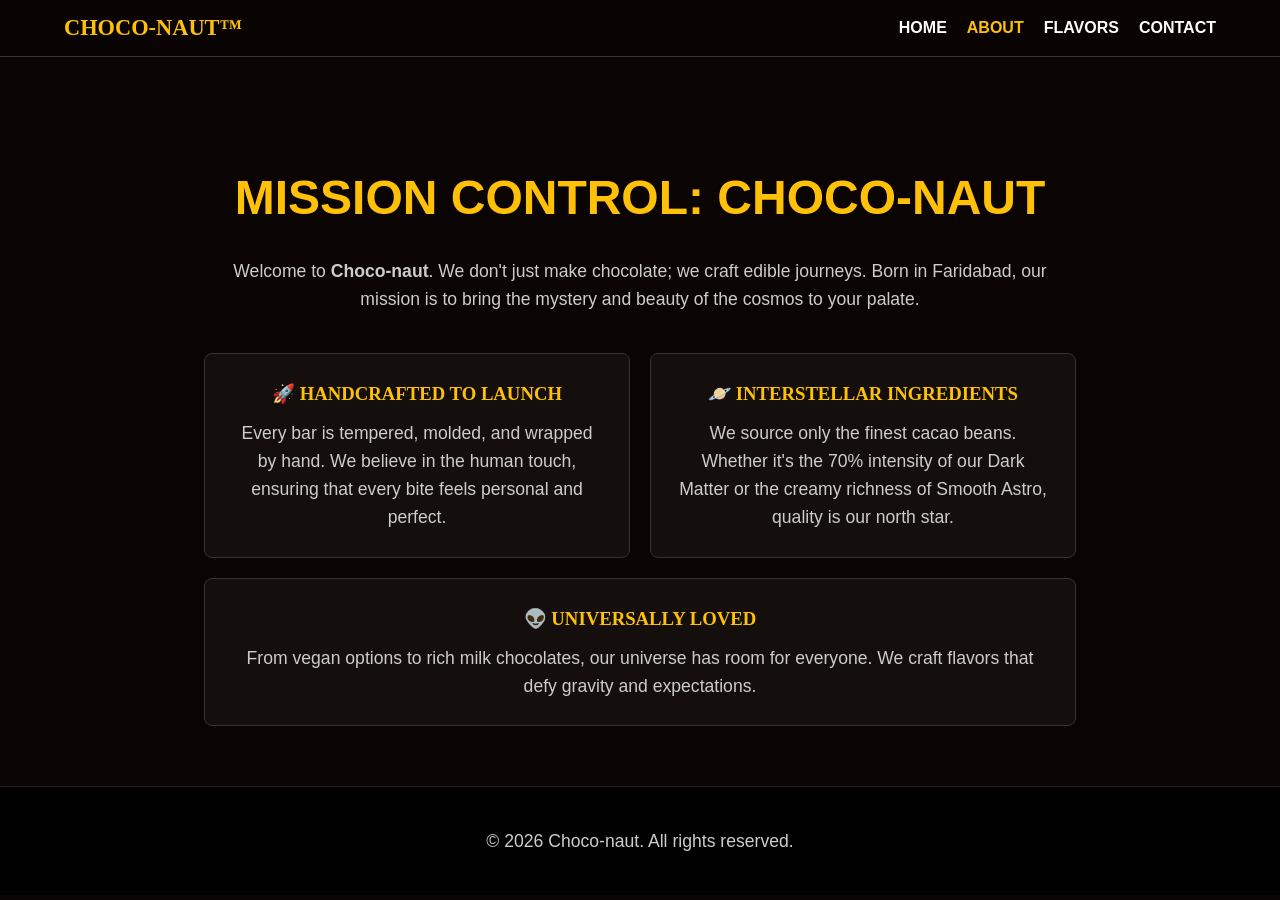
<file: about.html>
<!DOCTYPE html>
<html lang="en">
<head>
    <meta charset="UTF-8">

    <meta http-equiv="Cache-Control" content="no-cache, no-store, must-revalidate">
    <meta http-equiv="Pragma" content="no-cache">
    <meta http-equiv="Expires" content="0">

    <meta name="viewport" content="width=device-width, initial-scale=1.0">

    <title>About Choco-naut | Handcrafted Premium Chocolates in India</title>

    <meta name="description" content="Discover Choco-naut, an Indian chocolate brand crafting handcrafted premium chocolates in Faridabad. Explore our story, craftsmanship and passion for creating memorable chocolate experiences.">

    <meta name="robots" content="index, follow, max-image-preview:large, max-snippet:-1, max-video-preview:-1">

    <link rel="canonical" href="https://www.choconaut.in/about.html">

    <!-- Open Graph -->
    <meta property="og:type" content="website">
    <meta property="og:title" content="About Choco-naut | Handcrafted Premium Chocolates in India">
    <meta property="og:description" content="Discover the story behind Choco-naut, an Indian chocolate brand creating handcrafted premium chocolates with a passion for flavour and craftsmanship.">
    <meta property="og:url" content="https://www.choconaut.in/about.html">
    <meta property="og:site_name" content="Choco-naut">

    <!-- Twitter -->
    <meta name="twitter:card" content="summary">
    <meta name="twitter:title" content="About Choco-naut | Handcrafted Premium Chocolates in India">
    <meta name="twitter:description" content="Discover the story behind Choco-naut and our passion for handcrafted premium chocolates.">

    <!-- Structured Data: About Page -->
    <script type="application/ld+json">
    {
      "@context": "https://schema.org",
      "@type": "AboutPage",
      "name": "About Choco-naut",
      "url": "https://www.choconaut.in/about.html",
      "description": "Discover the story behind Choco-naut, an Indian chocolate brand creating handcrafted premium chocolates.",
      "isPartOf": {
        "@type": "WebSite",
        "name": "Choco-naut",
        "url": "https://www.choconaut.in/"
      },
      "about": {
        "@type": "Organization",
        "name": "Choco-naut",
        "url": "https://www.choconaut.in/",
        "description": "Indian chocolate brand creating handcrafted premium chocolates."
      }
    }
    </script>

    <!-- Structured Data: Organization -->
    <script type="application/ld+json">
    {
      "@context": "https://schema.org",
      "@type": "Organization",
      "name": "Choco-naut",
      "url": "https://www.choconaut.in/",
      "description": "Indian chocolate brand creating handcrafted premium chocolates."
    }
    </script>

    <link rel="stylesheet" href="style.css?v=20260311">

    <script>
    !function(f,b,e,v,n,t,s)
    {if(f.fbq)return;n=f.fbq=function(){n.callMethod?
    n.callMethod.apply(n,arguments):n.queue.push(arguments)};
    if(!f._fbq)f._fbq=n;n.push=n;n.loaded=!0;n.version='2.0';
    n.queue=[];t=b.createElement(e);t.async=!0;
    t.src=v;s=b.getElementsByTagName(e)[0];
    s.parentNode.insertBefore(t,s)}(window, document,'script',
    'https://connect.facebook.net/en_US/fbevents.js');

    fbq('init', '1389656802841099');
    fbq('track', 'PageView');
    </script>

    <noscript>
        <img height="1" width="1" style="display:none"
        src="https://www.facebook.com/tr?id=1389656802841099&ev=PageView&noscript=1"
        />
    </noscript>
</head>

<body>

    <nav>
        <a href="index.html" class="nav-logo">CHOCO-NAUT&trade;</a>

        <div class="nav-links">
            <a href="index.html">HOME</a>
            <a href="about.html" style="color: var(--gold);">ABOUT</a>
            <a href="products.html">FLAVORS</a>
            <a href="index.html#contact">CONTACT</a>
        </div>
    </nav>

    <section class="about-section">

        <h1>Mission Control: CHOCO-NAUT</h1>

        <p class="intro-text">
            Welcome to <strong>Choco-naut</strong>. We don't just make chocolate;
            we craft edible journeys. Born in Faridabad, our mission is to bring
            the mystery and beauty of the cosmos to your palate.
        </p>

        <div class="usp-container">

            <div class="usp-box">
                <h3>🚀 Handcrafted to Launch</h3>

                <p>
                    Every bar is tempered, molded, and wrapped by hand.
                    We believe in the human touch, ensuring that every bite
                    feels personal and perfect.
                </p>
            </div>

            <div class="usp-box">
                <h3>🪐 Interstellar Ingredients</h3>

                <p>
                    We source only the finest cacao beans. Whether it's the
                    70% intensity of our Dark Matter or the creamy richness
                    of Smooth Astro, quality is our north star.
                </p>
            </div>

            <div class="usp-box">
                <h3>👽 Universally Loved</h3>

                <p>
                    From vegan options to rich milk chocolates, our universe
                    has room for everyone. We craft flavors that defy gravity
                    and expectations.
                </p>
            </div>

        </div>

    </section>

    <footer>
        <p>&copy; 2026 Choco-naut. All rights reserved.</p>
    </footer>

</body>
</html>
</file>
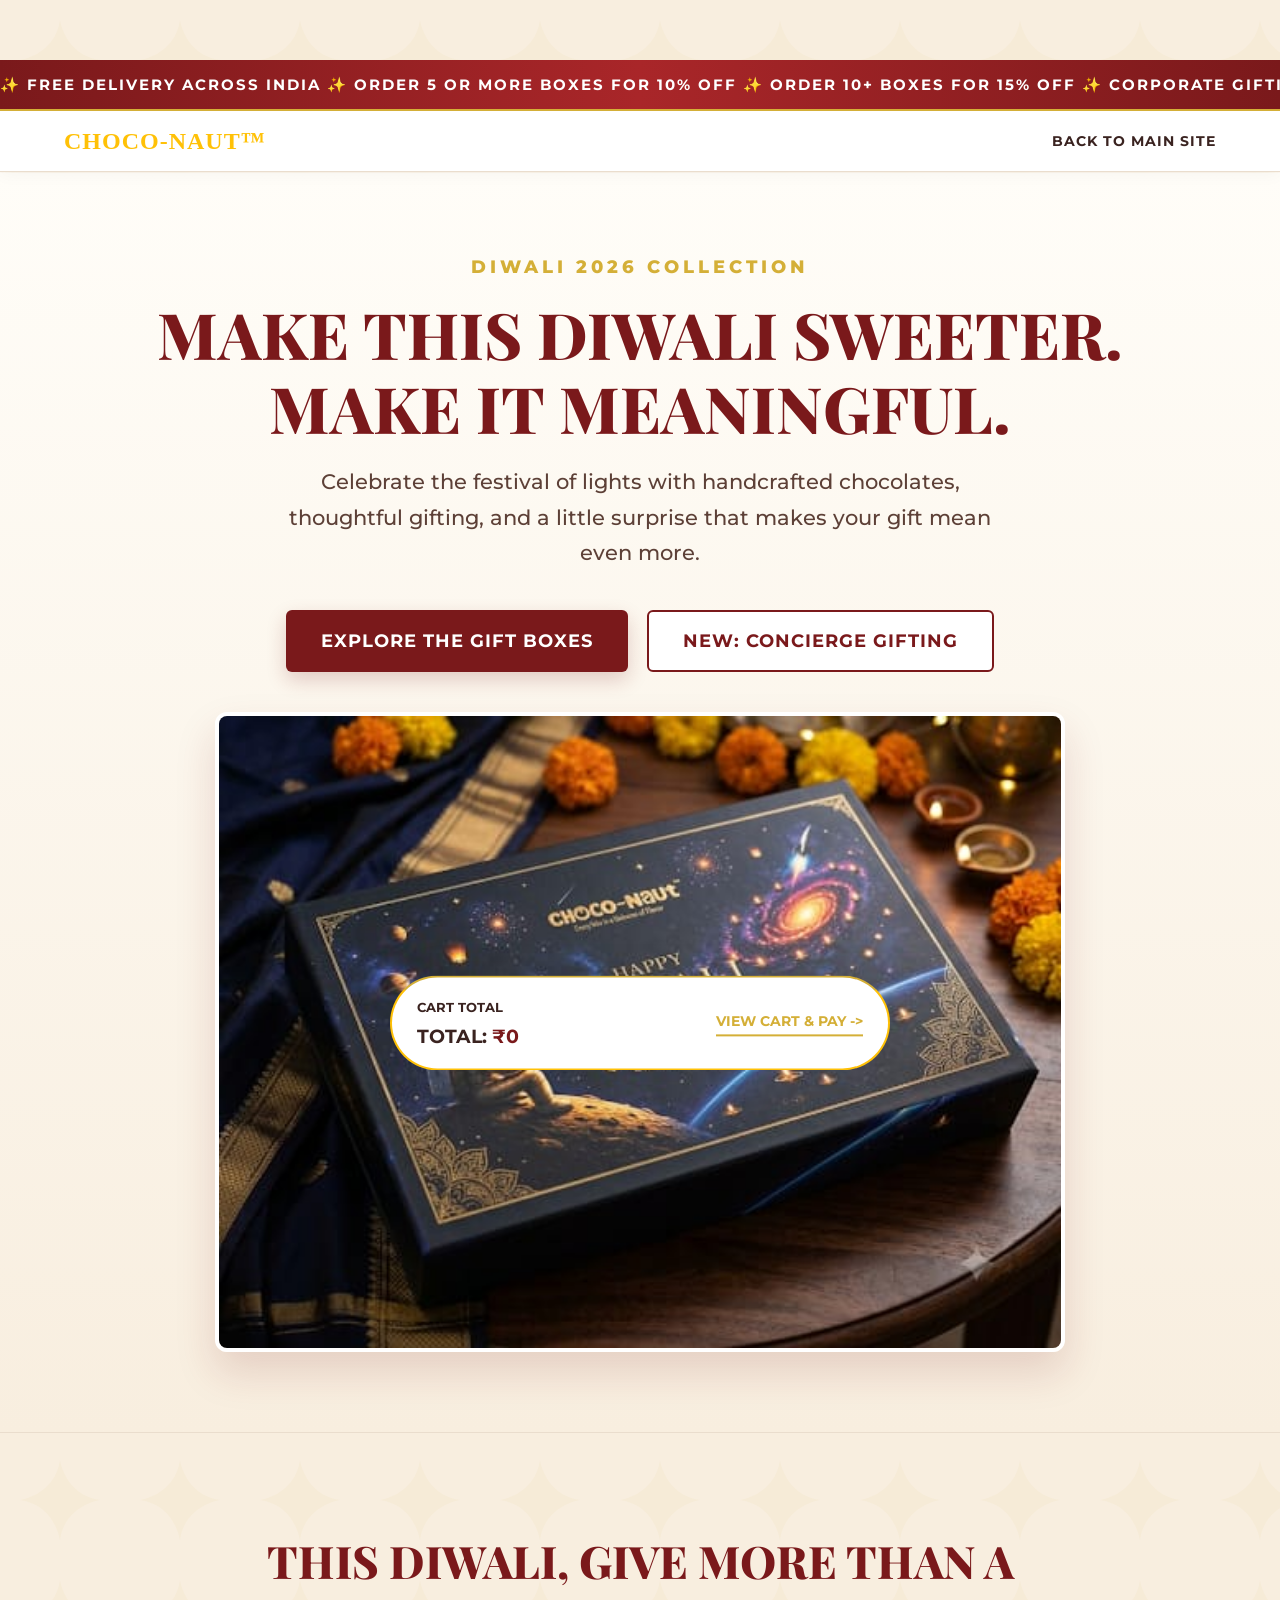
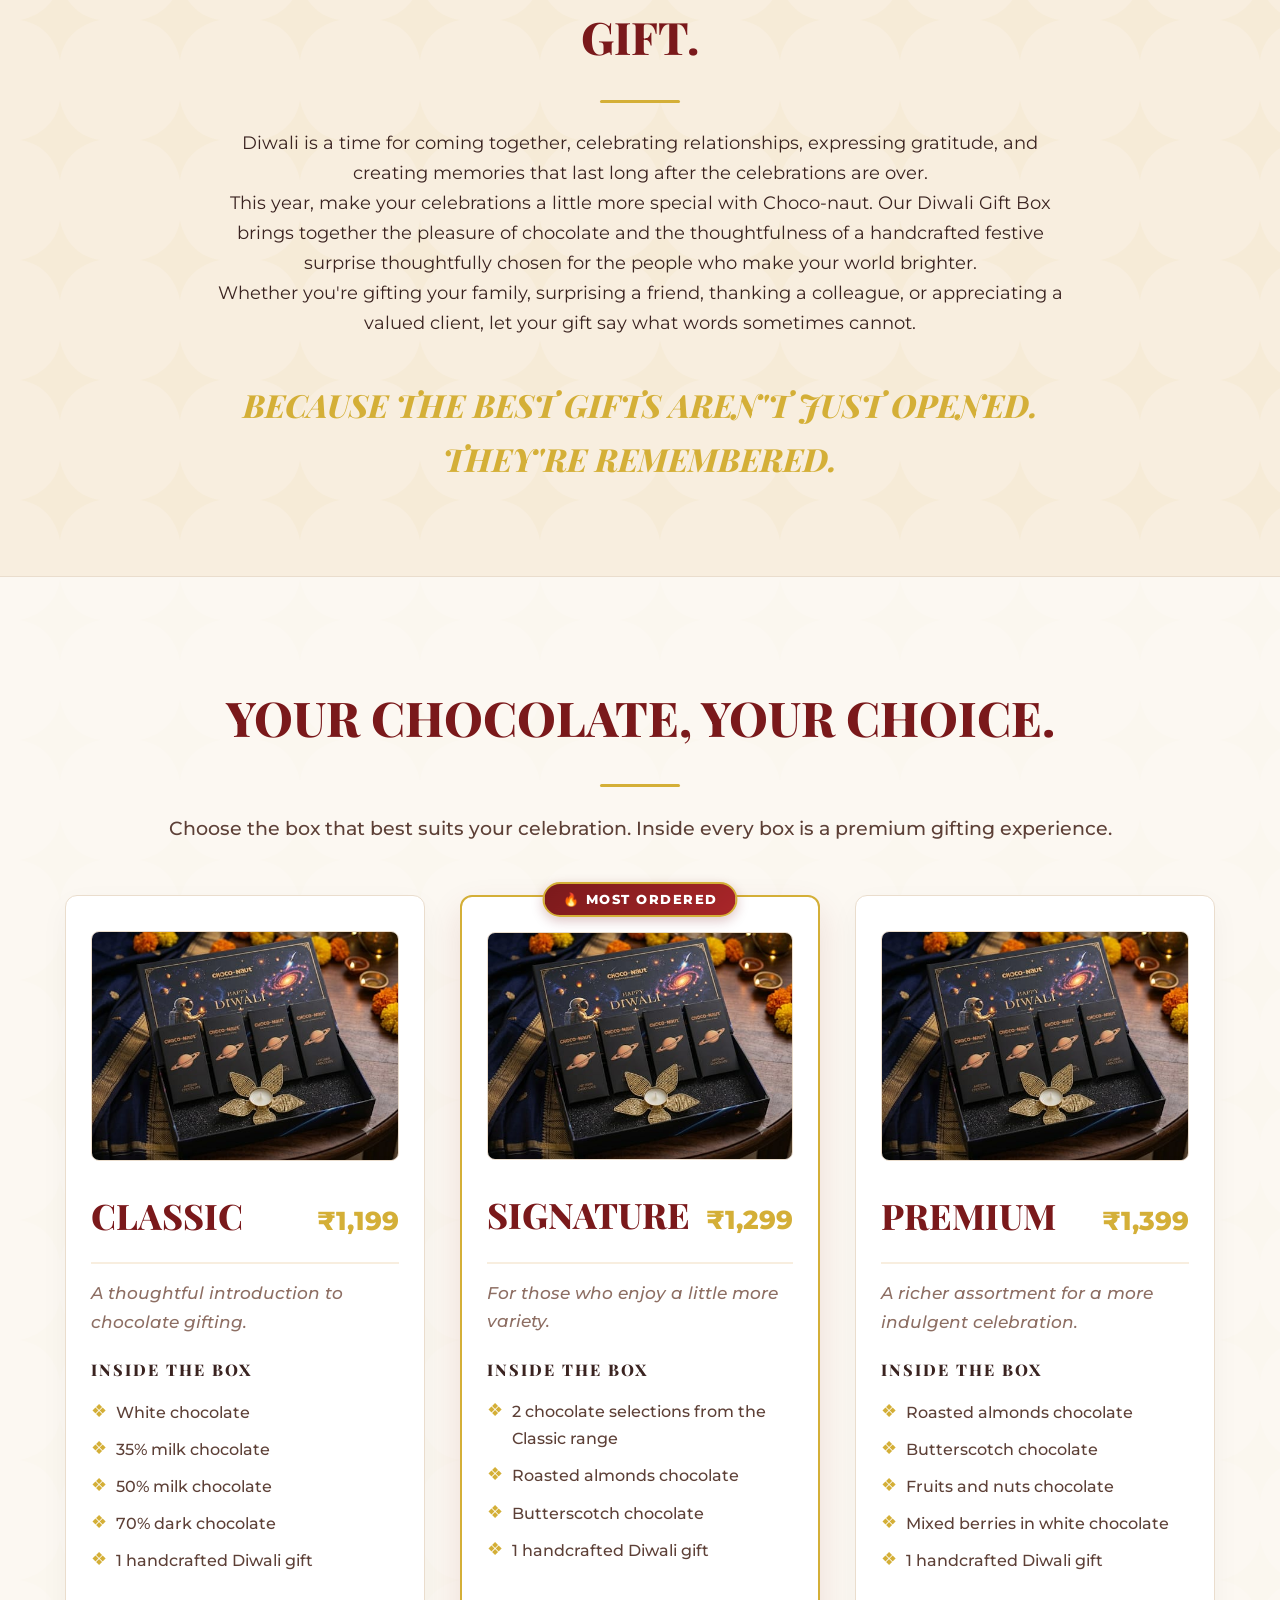
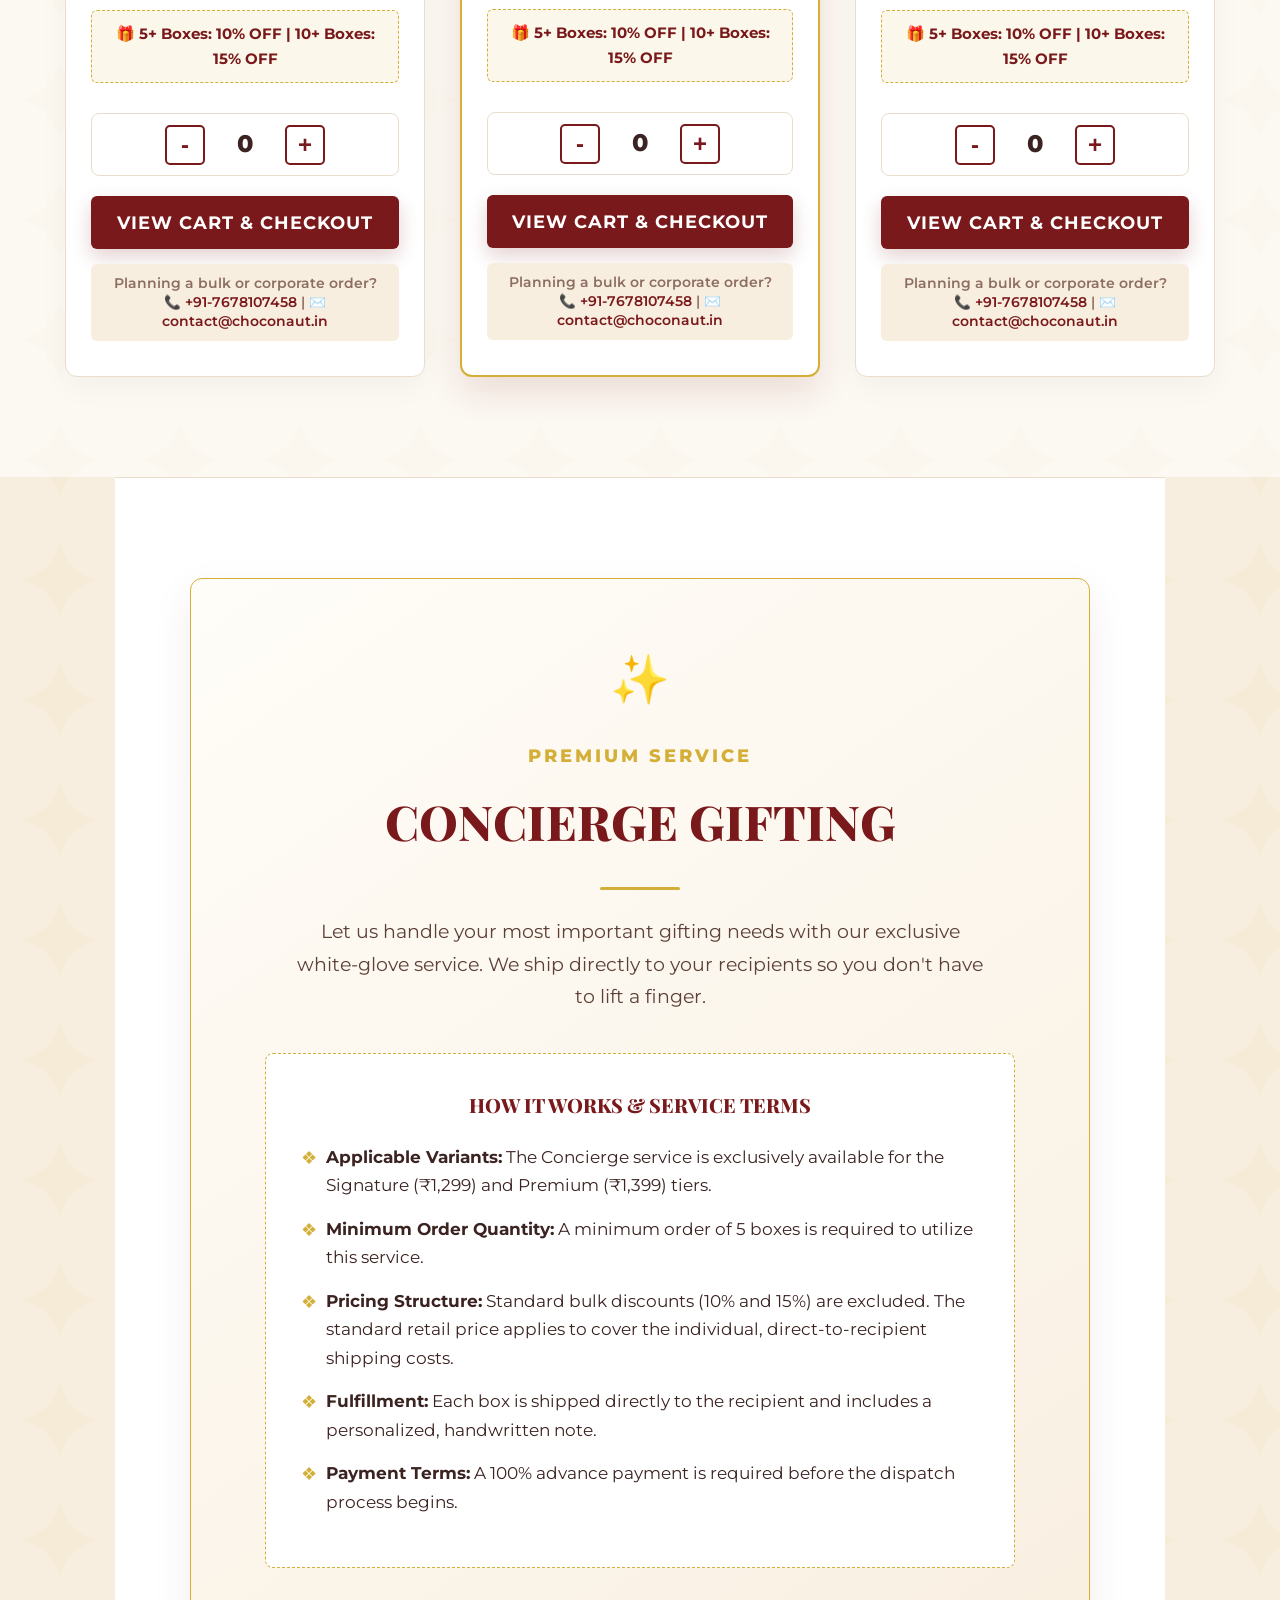
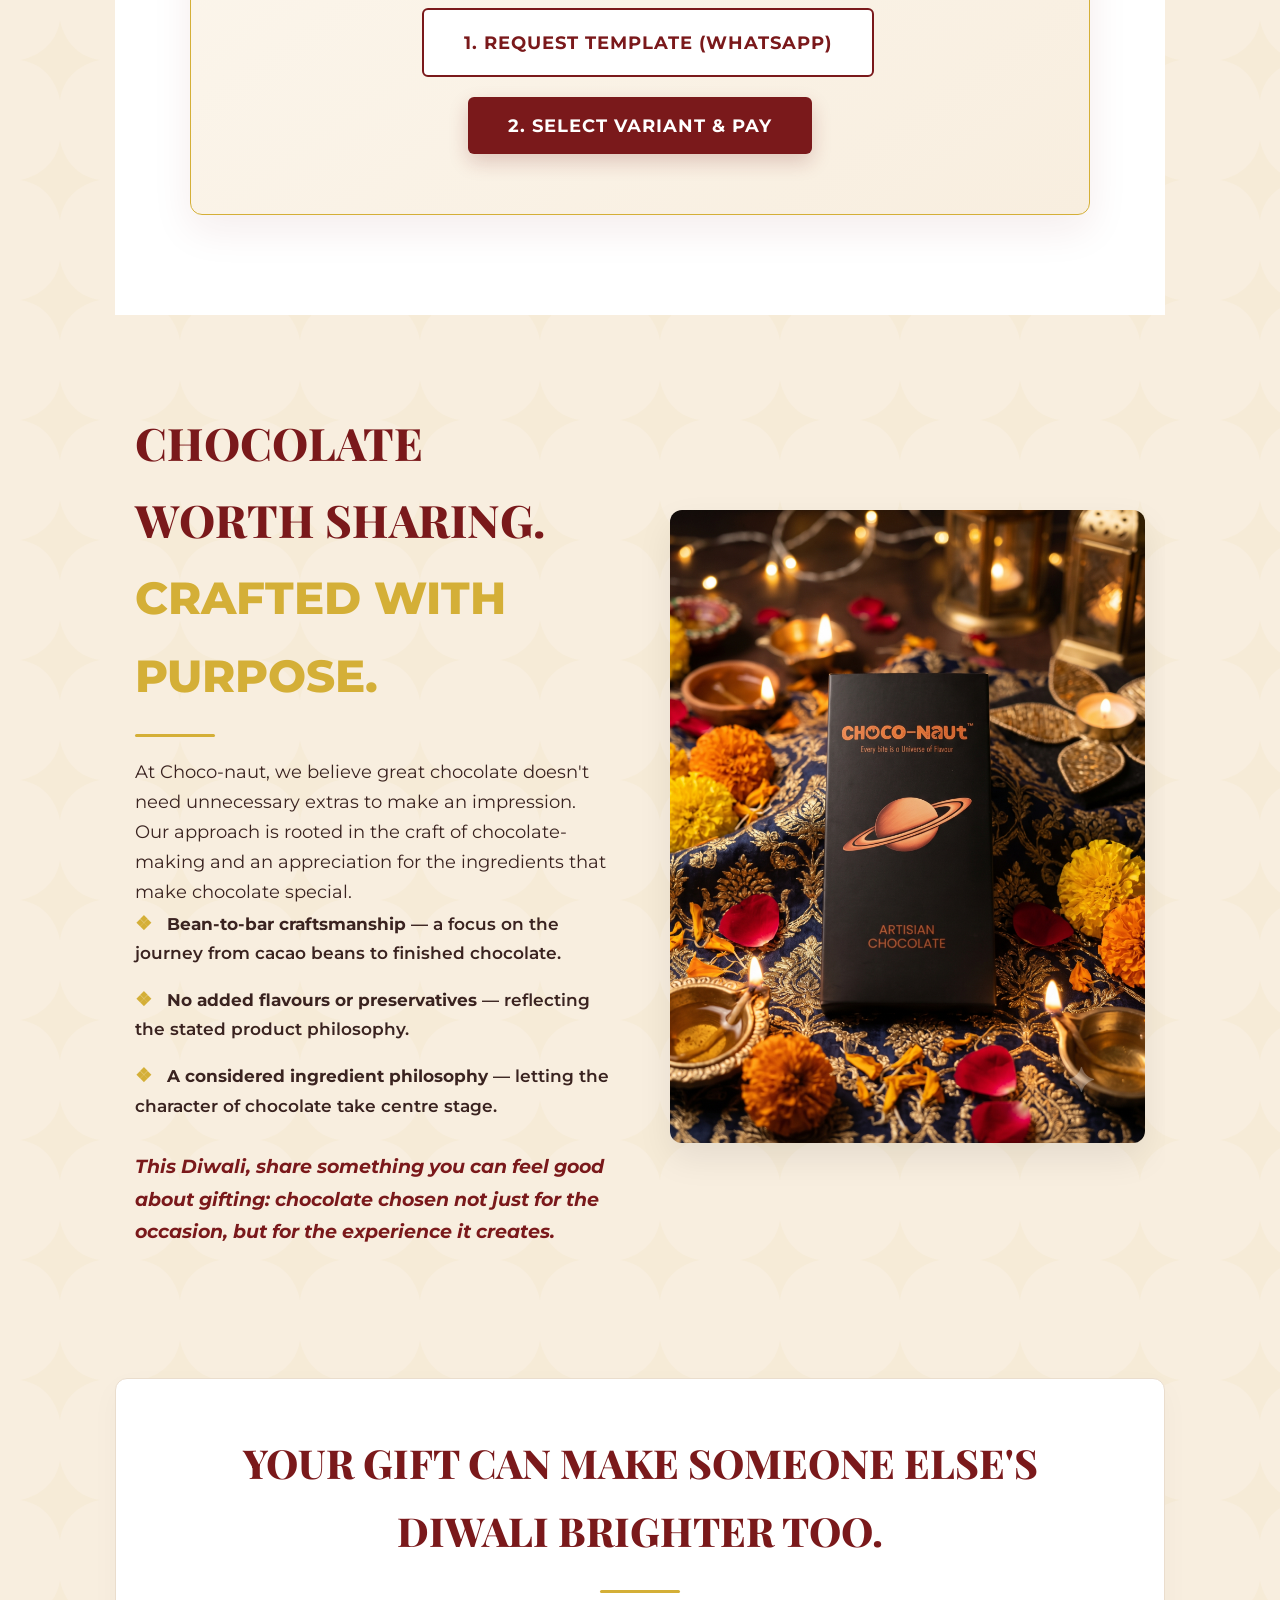
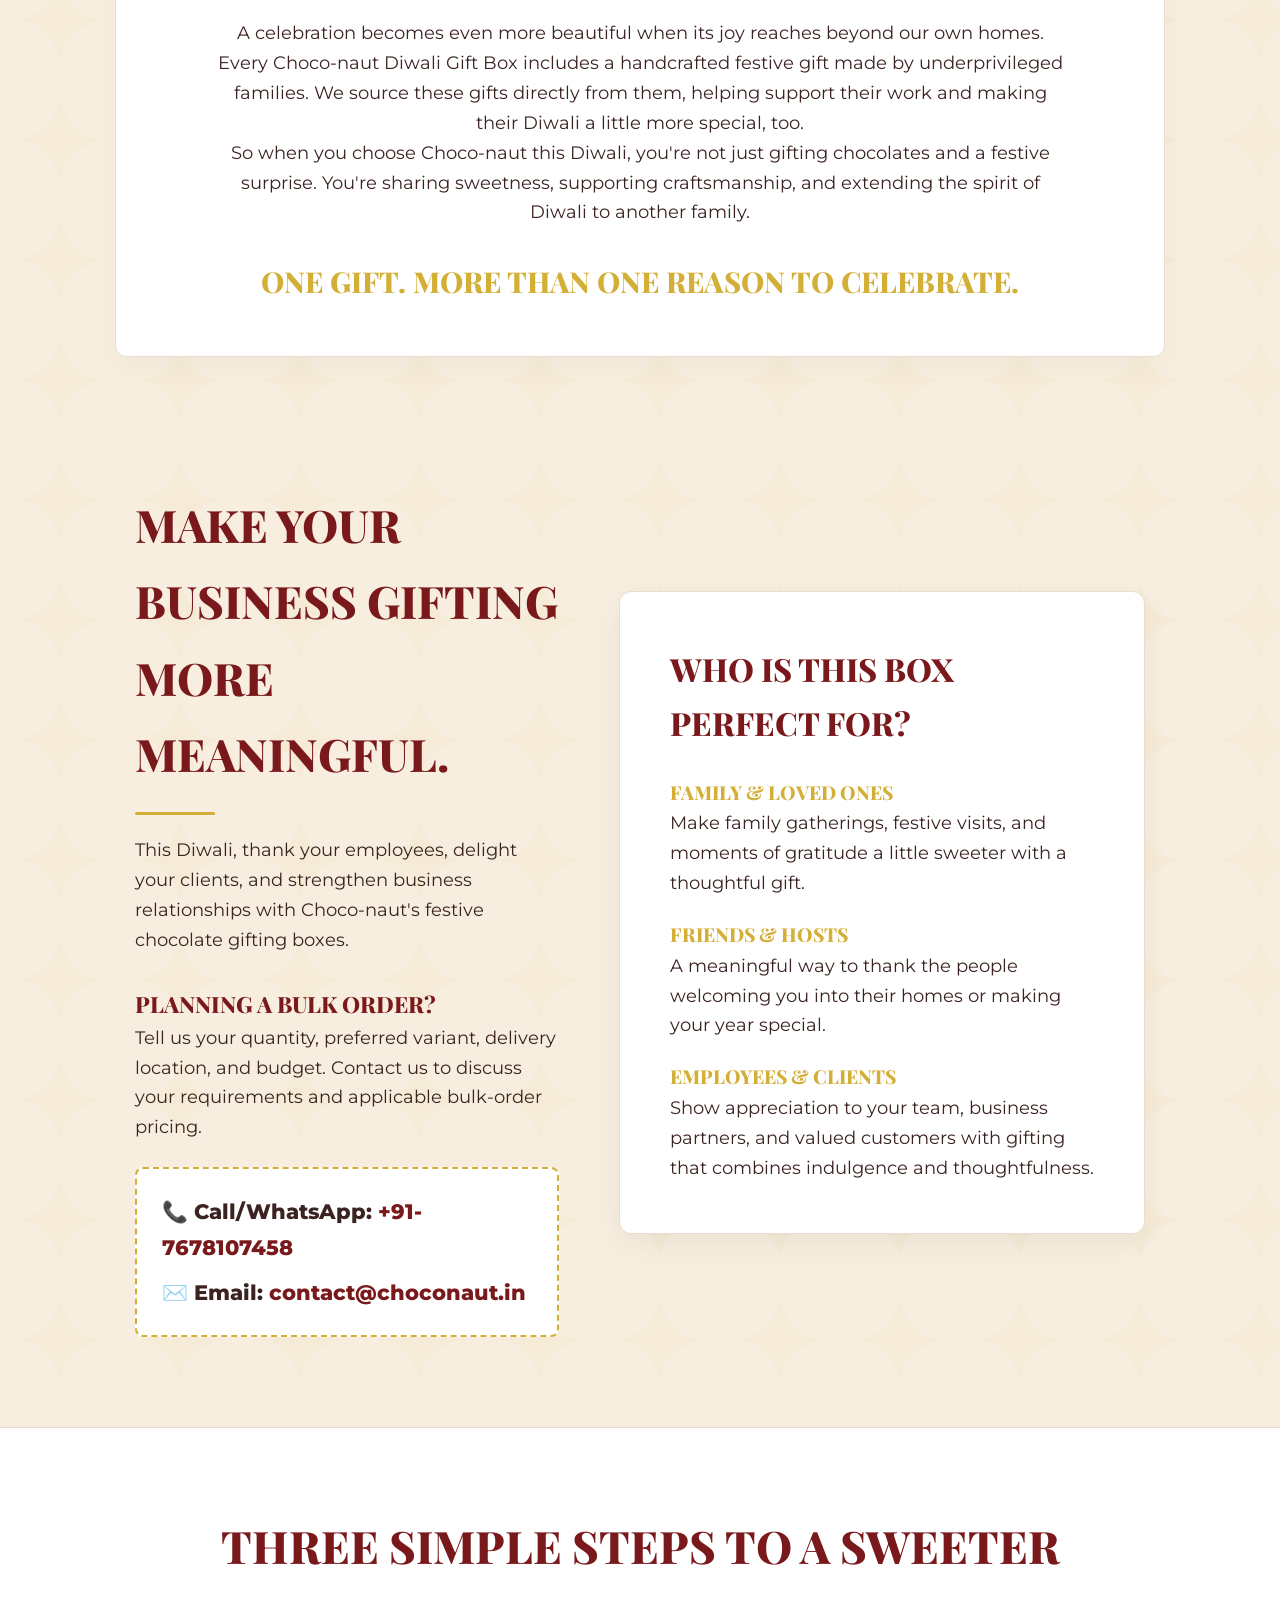
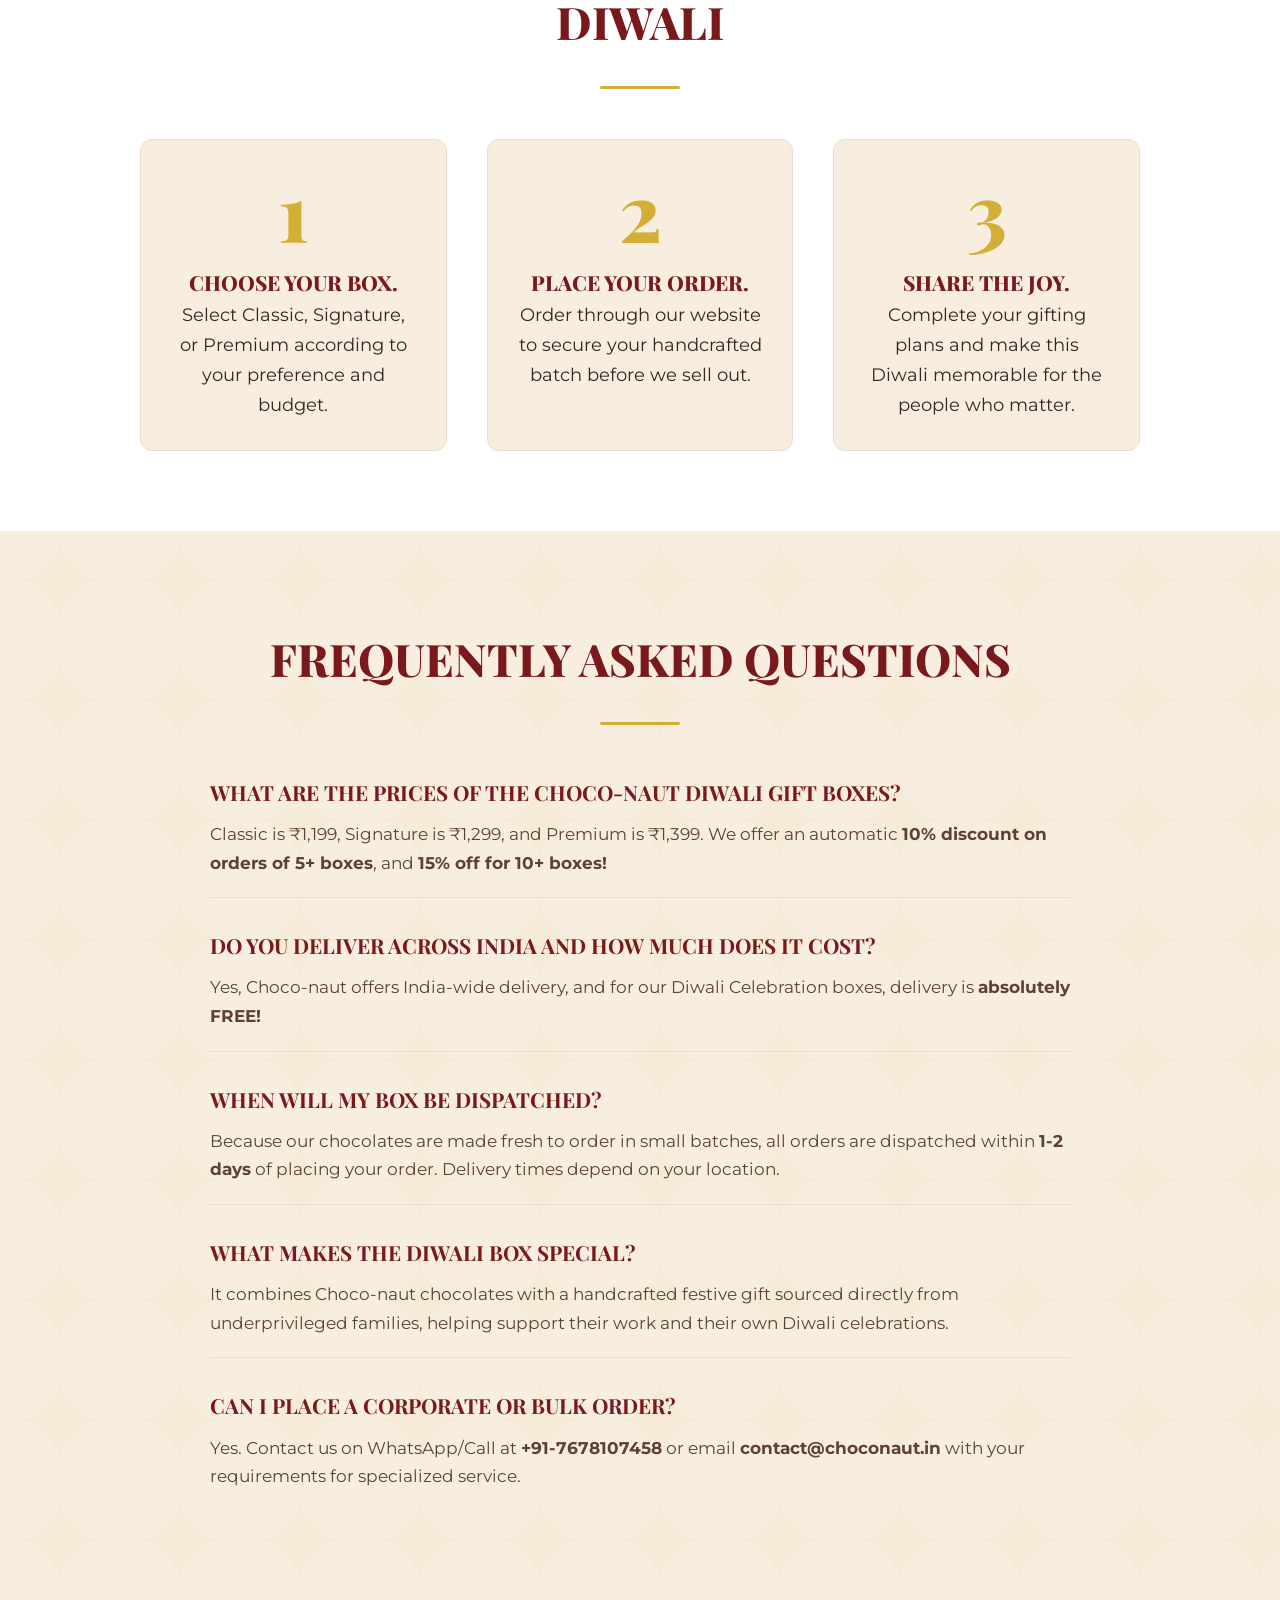
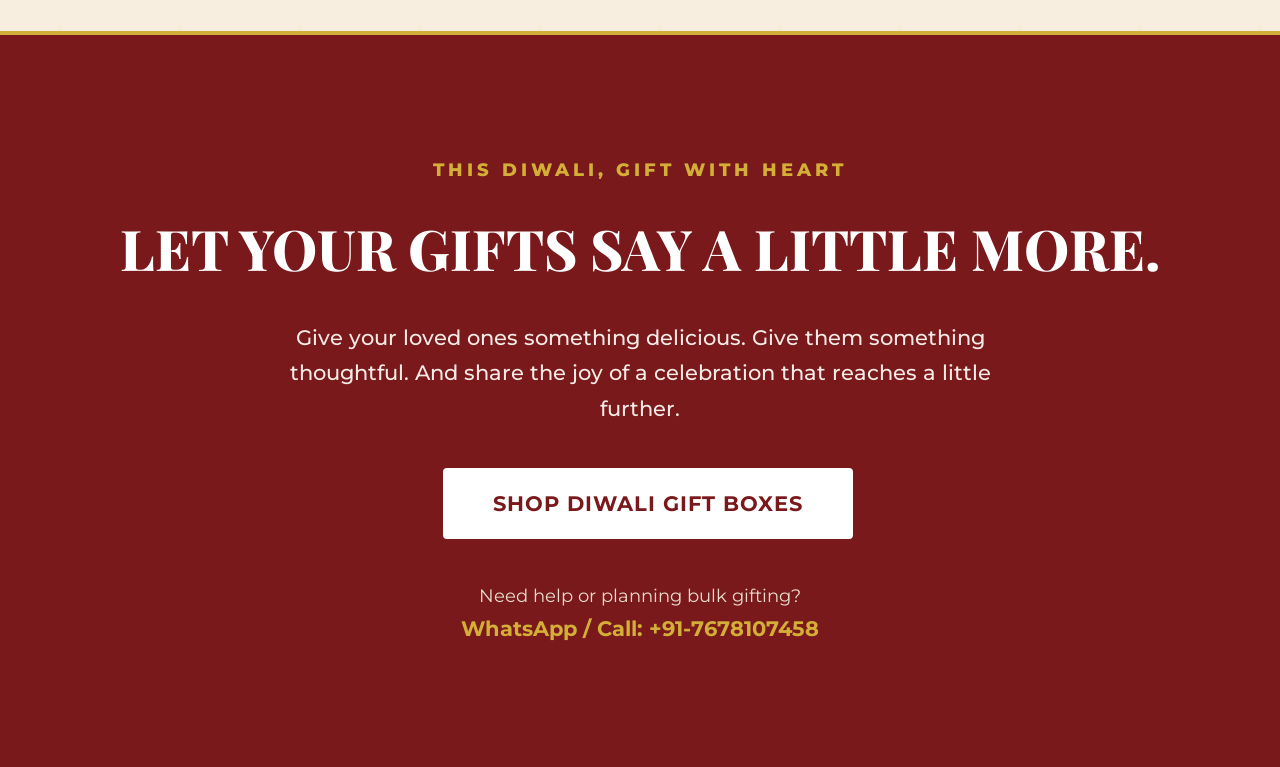
<file: diwali.html>
<!DOCTYPE html>
<html lang="en">
<head>
    <meta charset="UTF-8">
    <meta name="viewport" content="width=device-width, initial-scale=1.0">
    <title>Choco-naut | Diwali 2026 Celebration</title>
    <meta name="description" content="Celebrate the festival of lights with handcrafted chocolates, thoughtful gifting, and a little surprise that makes your gift mean even more.">
    <!-- Premium Fonts: Playfair Display for headings, Montserrat for clean readability -->
    <link href="https://fonts.googleapis.com/css2?family=Montserrat:wght@400;500;600;700;800&family=Playfair+Display:ital,wght@0,600;0,700;0,800;1,600&display=swap" rel="stylesheet">
    <link rel="stylesheet" href="style.css?v=20261014">
    <script src="https://checkout.razorpay.com/v1/checkout.js"></script>
    
    <style>
        /* =========================================
           CRITICAL OVERRIDES FOR MAIN STYLE.CSS 
           Forces text to be dark brown instead of white
           ========================================= */
        body, p, li, div, span, label {
            color: #3A2320; /* Deep Warm Brown */
            font-family: 'Montserrat', sans-serif;
        }
        h1, h2, h3, h4 {
            color: #7A191B !important; /* Festive Maroon */
            font-family: 'Playfair Display', serif !important;
            margin-top: 0;
            font-weight: 800;
        }

        /* Rich, Warm Indian Festive Theme Background */
        body {
            background-color: #F8EEDF !important; /* Light Yellowish-Brown / Warm Beige */
            background-image: url('data:image/svg+xml;utf8,<svg width="120" height="120" viewBox="0 0 120 120" xmlns="http://www.w3.org/2000/svg"><path d="M60 20 C60 20 65 55 100 60 C100 60 65 65 60 100 C60 100 55 65 20 60 C20 60 55 55 60 20 Z" fill="rgba(212, 175, 55, 0.05)"/></svg>');
            line-height: 1.7;
            font-size: 1.05rem;
        }

        /* Marquee Flash Message */
        .marquee-container {
            background: linear-gradient(90deg, #7A191B, #A92629, #7A191B);
            padding: 10px 0;
            overflow: hidden;
            position: relative;
            z-index: 100;
            border-bottom: 2px solid #D4AF37;
        }
        .marquee-content {
            display: inline-block;
            white-space: nowrap;
            animation: marquee 20s linear infinite;
            font-family: 'Montserrat', sans-serif;
            font-weight: 700;
            letter-spacing: 2px;
            font-size: 0.95rem;
            color: #FFF !important; /* Protect from override */
        }
        @keyframes marquee {
            0% { transform: translateX(100vw); }
            100% { transform: translateX(-100%); }
        }

        /* Navigation */
        nav {
            background: #FFF !important;
            border-bottom: 1px solid #EADDCD;
            box-shadow: 0 4px 15px rgba(0,0,0,0.03);
            position: sticky;
            top: 0;
            z-index: 90;
        }
        .nav-logo {
            font-size: 1.5rem;
            letter-spacing: 1px;
            text-shadow: none !important;
        }
        .nav-links a { color: #3A2320 !important; font-weight: 700; font-size: 0.9rem; letter-spacing: 1px; }
        .nav-links a:hover { color: #D4AF37 !important; }

        /* General Sections */
        section {
            padding: 90px 20px;
            max-width: 1050px;
            margin: 0 auto;
        }
        .text-center { text-align: center; }
        .divider { width: 80px; height: 3px; background: #D4AF37; margin: 25px auto; border-radius: 2px; }

        /* Hero Section */
        .hero-festive {
            padding: 80px 20px;
            text-align: center;
            background: linear-gradient(180deg, #FFFDF8 0%, #F8EEDF 100%);
            border-bottom: 1px solid #EADDCD;
        }
        .hero-festive h1 {
            font-size: 4rem;
            line-height: 1.15;
            margin-bottom: 20px;
        }
        .hero-festive p.subhead {
            font-size: 1.3rem;
            max-width: 750px;
            margin: 0 auto 30px;
            color: #5D4037 !important;
            font-weight: 500;
        }
        .hero-image-wrapper {
            margin: 40px auto 0;
            max-width: 850px;
            border-radius: 12px;
            overflow: hidden;
            box-shadow: 0 20px 40px rgba(122, 25, 27, 0.15);
            border: 4px solid #fff;
        }
        .hero-image-wrapper img { width: 100%; display: block; }

        /* Buttons & Controls */
        .btn-maroon, .btn-maroon span {
            display: inline-block;
            background: #7A191B !important;
            color: #FFF !important;
            font-family: 'Montserrat', sans-serif;
            font-weight: 700;
            font-size: 1.1rem;
            letter-spacing: 1px;
            border: none;
            border-radius: 6px;
            cursor: pointer;
            text-decoration: none;
            transition: all 0.3s;
            text-transform: uppercase;
            box-shadow: 0 8px 20px rgba(122, 25, 27, 0.2);
        }
        .btn-maroon:hover { background: #962022 !important; transform: translateY(-2px); box-shadow: 0 10px 25px rgba(122, 25, 27, 0.3); }
        
        .btn-outline {
            display: inline-block;
            background: #FFF !important;
            color: #7A191B !important;
            padding: 14px 34px;
            font-family: 'Montserrat', sans-serif;
            font-weight: 700;
            font-size: 1.1rem;
            letter-spacing: 1px;
            border: 2px solid #7A191B !important;
            border-radius: 6px;
            cursor: pointer;
            text-decoration: none;
            transition: all 0.3s;
            margin-left: 15px;
            text-transform: uppercase;
        }
        .btn-outline:hover { background: #7A191B !important; color: #FFF !important; }

        .qty-controls {
            display: flex;
            align-items: center;
            justify-content: center;
            gap: 20px;
            margin: 20px 0;
            background: #FFF;
            padding: 10px;
            border-radius: 8px;
            border: 1px solid #EADDCD;
        }
        .q-btn {
            width: 40px; height: 40px; 
            border: 2px solid #7A191B !important; 
            background: #FFF !important; 
            color: #7A191B !important; 
            font-size: 1.5rem; 
            font-weight: bold;
            cursor: pointer; 
            border-radius: 5px;
            display: flex; align-items: center; justify-content: center;
            transition: 0.2s;
        }
        .q-btn:hover { background: #7A191B !important; color: #FFF !important; }
        .q-display { font-size: 1.5rem; font-weight: 800; color: #3A2320 !important; min-width: 30px; text-align: center; }

        /* Products Grid */
        .box-grid {
            display: grid;
            grid-template-columns: repeat(auto-fit, minmax(320px, 1fr));
            gap: 35px;
            margin-top: 50px;
        }
        .product-card {
            background: #FFF !important;
            border: 1px solid #EADDCD !important;
            padding: 35px 25px;
            border-radius: 12px;
            text-align: left;
            box-shadow: 0 10px 30px rgba(0,0,0,0.04);
            transition: transform 0.4s, box-shadow 0.4s;
            display: flex;
            flex-direction: column;
            position: relative;
        }
        .product-card:hover { 
            transform: translateY(-8px); 
            box-shadow: 0 20px 40px rgba(122, 25, 27, 0.1); 
            border-color: #D4AF37 !important; 
        }

        /* NEW: Most Ordered Highlight for Signature Variant */
        .product-card.most-ordered {
            border: 2px solid #D4AF37 !important;
            box-shadow: 0 15px 35px rgba(122, 25, 27, 0.12);
        }
        .most-ordered-badge {
            position: absolute;
            top: -15px;
            left: 50%;
            transform: translateX(-50%);
            background: linear-gradient(135deg, #7A191B, #A92629) !important;
            color: #FFF !important;
            border: 2px solid #D4AF37 !important;
            padding: 5px 18px;
            border-radius: 25px;
            font-family: 'Montserrat', sans-serif;
            font-size: 0.8rem;
            font-weight: 800;
            letter-spacing: 1.5px;
            text-transform: uppercase;
            white-space: nowrap;
            box-shadow: 0 4px 12px rgba(122, 25, 27, 0.25);
            z-index: 10;
        }

        .card-header { display: flex; justify-content: space-between; align-items: baseline; border-bottom: 2px solid #F8EEDF; padding-bottom: 10px; margin-bottom: 15px; }
        .card-header h3 { font-size: 2.2rem; margin: 0; }
        .card-header .price { font-size: 1.6rem; color: #D4AF37 !important; font-weight: 800; font-family: 'Montserrat', sans-serif; }
        
        .product-card p.desc { color: #8D6E63 !important; margin-bottom: 20px; font-size: 1.05rem; font-weight: 500; font-style: italic;}
        .product-card h4 { font-size: 1rem; text-transform: uppercase; letter-spacing: 2px; margin-bottom: 15px; color: #3A2320 !important; font-family: 'Montserrat', sans-serif;}
        .product-card ul { list-style: none; padding: 0; margin-bottom: 25px; flex-grow: 1; }
        .product-card ul li { position: relative; padding-left: 25px; margin-bottom: 10px; color: #5D4037 !important; font-size: 1rem; font-weight: 500;}
        .product-card ul li::before { content: '❖'; color: #D4AF37 !important; position: absolute; left: 0; top: 0; font-size: 1.1rem; line-height: 1.4; }
        .product-img-small { width: 100%; border-radius: 8px; margin-bottom: 25px; border: 1px solid #EADDCD; }

        .discount-banner {
            background: rgba(212, 175, 55, 0.1) !important;
            border: 1px dashed #D4AF37 !important;
            color: #7A191B !important;
            text-align: center;
            padding: 10px;
            font-size: 0.95rem;
            font-weight: 700;
            border-radius: 6px;
            margin-bottom: 10px;
        }

        .bulk-contact-micro {
            text-align: center;
            font-size: 0.85rem;
            color: #8D6E63 !important;
            margin-top: 15px;
            line-height: 1.4;
            font-weight: 600;
            background: #F8EEDF !important;
            padding: 10px;
            border-radius: 6px;
        }

        /* Split Sections */
        .split-section { display: flex; align-items: center; gap: 60px; flex-wrap: wrap; }
        .split-text { flex: 1; min-width: 320px; }
        .split-image { flex: 1; min-width: 320px; border-radius: 12px; overflow: hidden; box-shadow: 0 15px 35px rgba(0,0,0,0.08); }
        .split-image img { width: 100%; display: block; }

        /* Highlight Boxes */
        .highlight-box {
            background: #FFF !important;
            border: 1px solid #EADDCD !important;
            padding: 50px;
            border-radius: 12px;
            box-shadow: 0 10px 30px rgba(0,0,0,0.03);
        }

        /* FAQs */
        .faq-item { margin-bottom: 30px; border-bottom: 1px solid #EADDCD; padding-bottom: 20px; }
        .faq-item h4 { font-size: 1.3rem; margin-bottom: 10px; font-family: 'Montserrat', sans-serif; font-weight: 700; }
        .faq-item p { color: #5D4037 !important; font-size: 1.05rem; }

        /* Cart Overrides */
        .cart-bar { background: #FFF !important; border-top: 2px solid #D4AF37 !important; box-shadow: 0 -10px 30px rgba(0,0,0,0.05); }
        .cart-bar span, .cart-bar div { color: #3A2320 !important; }
        .modal-box { background: #FFF !important; border: none !important; border-top: 6px solid #7A191B !important; box-shadow: 0 20px 60px rgba(0,0,0,0.15); border-radius: 8px;}
        .close-btn { color: #3A2320 !important; }
        .checkout-input { background: #FCFBF8 !important; border: 1px solid #D4AF37 !important; color: #3A2320 !important; width: 100%; box-sizing: border-box; font-size: 1rem; padding: 12px; font-family: 'Montserrat', sans-serif; }
        .checkout-input:focus { border-color: #7A191B !important; outline: none; box-shadow: 0 0 8px rgba(122, 25, 27, 0.1); }
        
        /* CONCIERGE GIFTING SECTION ADDITIONS */
        .concierge-section {
            padding: 100px 20px;
            background: #FFF;
            border-top: 1px solid #EADDCD;
            text-align: center;
        }
        .concierge-card {
            max-width: 900px;
            margin: 0 auto;
            background: linear-gradient(145deg, #FFFDF8 0%, #F8EEDF 100%);
            border: 1px solid #D4AF37;
            border-radius: 12px;
            padding: 60px 40px;
            box-shadow: 0 15px 40px rgba(122, 25, 27, 0.08);
        }
        .concierge-icon {
            font-size: 3rem;
            margin-bottom: 20px;
            color: #D4AF37;
        }
        
        .concierge-rules {
            text-align: left; 
            max-width: 750px; 
            margin: 40px auto; 
            background: #FFF; 
            padding: 35px; 
            border-radius: 8px; 
            border: 1px dashed #D4AF37;
        }
        .concierge-rules h3 {
            color: #7A191B; 
            margin-bottom: 20px; 
            text-align: center;
        }
        .concierge-rules ul {
            list-style: none; 
            padding: 0; 
            margin: 0; 
            color: #5D4037;
        }
        .concierge-rules li {
            margin-bottom: 15px;
            position: relative;
            padding-left: 25px;
        }
        .concierge-rules li::before {
            content: '❖'; 
            color: #D4AF37 !important; 
            position: absolute; 
            left: 0; 
            top: 0; 
            font-size: 1.1rem; 
        }

        /* =========================================
           📱 MOBILE RESPONSIVENESS OVERRIDES 📱
           ========================================= */
        @media (max-width: 768px) {
            /* 1. Reduce overall spacing & section padding */
            section { padding: 50px 15px !important; }
            .hero-festive { padding: 50px 15px !important; }
            .divider { margin: 15px auto !important; }

            /* 2. Shrink massive text & headings to prevent endless scrolling */
            .hero-festive h1 { font-size: 2.3rem !important; line-height: 1.2 !important; }
            .hero-festive p.subhead { font-size: 1.05rem !important; }
            h2 { font-size: 1.8rem !important; line-height: 1.3 !important; }
            h3 { font-size: 1.4rem !important; }
            p { font-size: 0.95rem !important; }

            /* 3. Convert Product Grid into a Horizontal Scroll (Swipeable Carousel) */
            .box-grid {
                display: flex !important;
                flex-wrap: nowrap !important;
                overflow-x: auto !important;
                gap: 15px !important;
                padding: 25px 5px 20px 5px !important; /* Space for scrollbar & most-ordered badge */
                scroll-snap-type: x mandatory;
                -webkit-overflow-scrolling: touch; /* Smooth scrolling on iOS */
                margin-top: 30px !important;
            }

            /* Customize the mobile scrollbar to look premium */
            .box-grid::-webkit-scrollbar { height: 6px; }
            .box-grid::-webkit-scrollbar-thumb { background: #D4AF37; border-radius: 10px; }
            .box-grid::-webkit-scrollbar-track { background: rgba(212, 175, 55, 0.1); border-radius: 10px; }

            /* 4. Shrink Product Cards & Ensure they scroll horizontally */
            .product-card {
                flex: 0 0 85vw !important; /* Takes up 85% of screen width so the next card peeks in */
                max-width: 320px !important;
                scroll-snap-align: center;
                padding: 20px 15px !important; /* Smaller inside padding */
            }
            
            /* Shrink card contents */
            .card-header h3 { font-size: 1.4rem !important; }
            .card-header .price { font-size: 1.1rem !important; }
            .product-card p.desc { font-size: 0.9rem !important; margin-bottom: 12px !important; }
            .product-card ul li { font-size: 0.85rem !important; margin-bottom: 8px !important; padding-left: 20px !important; }
            .product-img-small { margin-bottom: 15px !important; }
            
            /* Shrink Buttons */
            .btn-maroon, .btn-outline { font-size: 0.9rem !important; padding: 12px 20px !important; }
            
            /* 5. Fix Concierge panel & Split sections for mobile */
            .concierge-card { padding: 30px 15px !important; }
            .concierge-card h2 { font-size: 2rem !important; }
            .concierge-rules { padding: 15px !important; }
            .split-section { gap: 30px !important; flex-direction: column !important; }
            
            /* Adjust step-by-step numbers */
            .text-center h1 { font-size: 3.5rem !important; }
            
            /* Fix cart overlay sizing on mobile */
            .modal-box { width: 95% !important; padding: 20px 15px !important; }
        }
    </style>
</head>
<body onload="initInventory()">

    <!-- Flash Message Marquee -->
    <div class="marquee-container">
        <div class="marquee-content">
            ✨ FREE DELIVERY ACROSS INDIA ✨ ORDER 5 OR MORE BOXES FOR 10% OFF ✨ ORDER 10+ BOXES FOR 15% OFF ✨ CORPORATE GIFTING AVAILABLE ✨
        </div>
    </div>

    <nav>
        <a href="index.html" class="nav-logo" onclick="sfx('click')">CHOCO-NAUT&trade;</a>
        <div class="nav-links">
            <a href="index.html" onclick="sfx('click')">BACK TO MAIN SITE</a>
        </div>
    </nav>
    
    <header class="hero-festive">
        <p style="text-transform: uppercase; letter-spacing: 4px; font-weight: 800; color: #D4AF37 !important; margin-bottom: 15px; font-family: 'Montserrat', sans-serif;">Diwali 2026 Collection</p>
        <h1>Make This Diwali Sweeter.<br>Make It Meaningful.</h1>
        <p class="subhead">Celebrate the festival of lights with handcrafted chocolates, thoughtful gifting, and a little surprise that makes your gift mean even more.</p>
        
        <div style="margin-top: 40px;">
            <a href="#boxes" class="btn-maroon" onclick="sfx('click')" style="padding: 16px 35px;">Explore the Gift Boxes</a>
            <a href="#concierge" class="btn-outline" onclick="sfx('click')">New: Concierge Gifting</a>
        </div>
        
        <div class="hero-image-wrapper">
            <img src="images/diwali_closed.jpeg" alt="Choco-naut Premium Diwali Gift Box">
        </div>
    </header>

    <section class="text-center" style="max-width: 900px;">
        <h2 style="font-size: 2.8rem;">This Diwali, Give More Than a Gift.</h2>
        <div class="divider"></div>
        <p>Diwali is a time for coming together, celebrating relationships, expressing gratitude, and creating memories that last long after the celebrations are over.</p>
        <p>This year, make your celebrations a little more special with Choco-naut. Our Diwali Gift Box brings together the pleasure of chocolate and the thoughtfulness of a handcrafted festive surprise thoughtfully chosen for the people who make your world brighter.</p>
        <p>Whether you're gifting your family, surprising a friend, thanking a colleague, or appreciating a valued client, let your gift say what words sometimes cannot.</p>
        <h3 style="margin-top: 40px; font-style: italic; color: #D4AF37 !important; font-size: 2rem;">Because the best gifts aren't just opened.<br>They're remembered.</h3>
    </section>

    <!-- Products -->
    <section id="boxes" style="background: rgba(255,255,255,0.6) !important; max-width: 100%; padding: 100px 20px; border-top: 1px solid #EADDCD;">
        <div style="max-width: 1150px; margin: 0 auto;">
            <div class="text-center">
                <h2 style="font-size: 3rem;">Your Chocolate, Your Choice.</h2>
                <div class="divider"></div>
                <p style="font-size: 1.2rem; color: #5D4037 !important; font-weight: 500;">Choose the box that best suits your celebration. Inside every box is a premium gifting experience.</p>
            </div>

            <div class="box-grid">
                <!-- CLASSIC -->
                <div class="product-card">
                    <img src="images/diwali_open.jpeg" class="product-img-small" alt="Classic Box">
                    <div class="card-header">
                        <h3>CLASSIC</h3>
                        <div class="price">₹1,199</div>
                    </div>
                    <p class="desc">A thoughtful introduction to chocolate gifting.</p>
                    <h4>Inside the box</h4>
                    <ul>
                        <li>White chocolate</li>
                        <li>35% milk chocolate</li>
                        <li>50% milk chocolate</li>
                        <li>70% dark chocolate</li>
                        <li>1 handcrafted Diwali gift</li>
                    </ul>
                    
                    <div class="discount-banner">🎁 5+ Boxes: 10% OFF | 10+ Boxes: 15% OFF</div>
                    
                    <div class="qty-controls">
                        <button class="q-btn" onclick="updateQty('diwali_classic', -1)">-</button>
                        <span class="q-display" id="qty-diwali_classic">0</span>
                        <button class="q-btn" onclick="updateQty('diwali_classic', 1)">+</button>
                    </div>
                    
                    <button class="btn-maroon" style="width: 100%; padding: 16px; display:block; text-align:center;" onclick="openCart()">VIEW CART & CHECKOUT</button>
                    
                    <div class="bulk-contact-micro">
                        Planning a bulk or corporate order?<br>
                        📞 <a href="tel:+917678107458" style="color:#7A191B !important; text-decoration:none;">+91-7678107458</a> | ✉️ <a href="mailto:contact@choconaut.in" style="color:#7A191B !important; text-decoration:none;">contact@choconaut.in</a>
                    </div>
                </div>

                <!-- SIGNATURE (MOST ORDERED) -->
                <div class="product-card most-ordered">
                    <div class="most-ordered-badge">🔥 MOST ORDERED</div>
                    <img src="images/diwali_open.jpeg" class="product-img-small" alt="Signature Box">
                    <div class="card-header">
                        <h3>SIGNATURE</h3>
                        <div class="price">₹1,299</div>
                    </div>
                    <p class="desc">For those who enjoy a little more variety.</p>
                    <h4>Inside the box</h4>
                    <ul>
                        <li>2 chocolate selections from the Classic range</li>
                        <li>Roasted almonds chocolate</li>
                        <li>Butterscotch chocolate</li>
                        <li>1 handcrafted Diwali gift</li>
                    </ul>
                    
                    <div class="discount-banner">🎁 5+ Boxes: 10% OFF | 10+ Boxes: 15% OFF</div>
                    
                    <div class="qty-controls">
                        <button class="q-btn" onclick="updateQty('diwali_signature', -1)">-</button>
                        <span class="q-display" id="qty-diwali_signature">0</span>
                        <button class="q-btn" onclick="updateQty('diwali_signature', 1)">+</button>
                    </div>
                    
                    <button class="btn-maroon" style="width: 100%; padding: 16px; display:block; text-align:center;" onclick="openCart()">VIEW CART & CHECKOUT</button>
                    
                    <div class="bulk-contact-micro">
                        Planning a bulk or corporate order?<br>
                        📞 <a href="tel:+917678107458" style="color:#7A191B !important; text-decoration:none;">+91-7678107458</a> | ✉️ <a href="mailto:contact@choconaut.in" style="color:#7A191B !important; text-decoration:none;">contact@choconaut.in</a>
                    </div>
                </div>

                <!-- PREMIUM -->
                <div class="product-card">
                    <img src="images/diwali_open.jpeg" class="product-img-small" alt="Premium Box">
                    <div class="card-header">
                        <h3>PREMIUM</h3>
                        <div class="price">₹1,399</div>
                    </div>
                    <p class="desc">A richer assortment for a more indulgent celebration.</p>
                    <h4>Inside the box</h4>
                    <ul>
                        <li>Roasted almonds chocolate</li>
                        <li>Butterscotch chocolate</li>
                        <li>Fruits and nuts chocolate</li>
                        <li>Mixed berries in white chocolate</li>
                        <li>1 handcrafted Diwali gift</li>
                    </ul>
                    
                    <div class="discount-banner">🎁 5+ Boxes: 10% OFF | 10+ Boxes: 15% OFF</div>
                    
                    <div class="qty-controls">
                        <button class="q-btn" onclick="updateQty('diwali_premium', -1)">-</button>
                        <span class="q-display" id="qty-diwali_premium">0</span>
                        <button class="q-btn" onclick="updateQty('diwali_premium', 1)">+</button>
                    </div>
                    
                    <button class="btn-maroon" style="width: 100%; padding: 16px; display:block; text-align:center;" onclick="openCart()">VIEW CART & CHECKOUT</button>
                    
                    <div class="bulk-contact-micro">
                        Planning a bulk or corporate order?<br>
                        📞 <a href="tel:+917678107458" style="color:#7A191B !important; text-decoration:none;">+91-7678107458</a> | ✉️ <a href="mailto:contact@choconaut.in" style="color:#7A191B !important; text-decoration:none;">contact@choconaut.in</a>
                    </div>
                </div>
            </div>
        </div>
    </section>
    
    <!-- NEW CONCIERGE GIFTING SECTION WITH VERIFICATION FLOW -->
    <section id="concierge" class="concierge-section">
        <div class="concierge-card">
            <div class="concierge-icon">✨</div>
            <p style="text-transform: uppercase; letter-spacing: 3px; font-weight: 800; color: #D4AF37; margin-bottom: 10px;">Premium Service</p>
            <h2 style="font-size: 3rem; margin-bottom: 20px;">Concierge Gifting</h2>
            <div class="divider"></div>
            <p style="font-size: 1.2rem; max-width: 700px; margin: 0 auto; color: #5D4037;">
                Let us handle your most important gifting needs with our exclusive white-glove service. We ship directly to your recipients so you don't have to lift a finger.
            </p>
            
            <div class="concierge-rules">
                <h3>How It Works & Service Terms</h3>
                <ul>
                    <li><strong>Applicable Variants:</strong> The Concierge service is exclusively available for the Signature (₹1,299) and Premium (₹1,399) tiers.</li>
                    <li><strong>Minimum Order Quantity:</strong> A minimum order of 5 boxes is required to utilize this service.</li>
                    <li><strong>Pricing Structure:</strong> Standard bulk discounts (10% and 15%) are excluded. The standard retail price applies to cover the individual, direct-to-recipient shipping costs.</li>
                    <li><strong>Fulfillment:</strong> Each box is shipped directly to the recipient and includes a personalized, handwritten note.</li>
                    <li><strong>Payment Terms:</strong> A 100% advance payment is required before the dispatch process begins.</li>
                </ul>
            </div>
            
            <div style="display: flex; gap: 20px; justify-content: center; flex-wrap: wrap;">
                <a href="https://wa.me/917678107458" target="_blank" class="btn-outline" style="padding: 18px 40px;">1. Request Template (WhatsApp)</a>
                <button onclick="document.getElementById('concierge-order-panel').style.display='block'; window.location.href='#concierge-order-panel';" class="btn-maroon" style="padding: 18px 40px;">2. Select Variant & Pay</button>
            </div>
            
            <!-- CONCIERGE ORDER PANEL (Hidden by default) -->
            <div id="concierge-order-panel" style="display: none; margin-top: 35px; background: #FFF; padding: 30px; border: 1px solid #D4AF37; border-radius: 8px; text-align: left;">
                <h3 style="color: #7A191B; text-align: center; margin-bottom: 25px;">Select Concierge Variants</h3>
                
                <div style="display: flex; justify-content: space-around; flex-wrap: wrap; gap: 20px;">
                    <div style="flex: 1; min-width: 250px; border: 1px solid #EADDCD; padding: 20px; border-radius: 8px; text-align: center;">
                        <h4 style="font-size: 1.2rem; margin-bottom: 5px; color: #7A191B; font-family: 'Montserrat', sans-serif;">Signature</h4>
                        <div style="color: #D4AF37; font-weight: 800; font-size: 1.4rem; margin-bottom: 10px;">₹1,299</div>
                        <p style="font-size: 0.9rem; color: #8D6E63; margin-bottom: 15px;">Includes direct shipping & handwritten note.</p>
                        <div class="qty-controls" style="margin: 0 auto; max-width: 150px;">
                            <button class="q-btn" onclick="updateQty('concierge_signature', -1)">-</button>
                            <span class="q-display" id="qty-concierge_signature">0</span>
                            <button class="q-btn" onclick="updateQty('concierge_signature', 1)">+</button>
                        </div>
                    </div>
                    
                    <div style="flex: 1; min-width: 250px; border: 1px solid #EADDCD; padding: 20px; border-radius: 8px; text-align: center;">
                        <h4 style="font-size: 1.2rem; margin-bottom: 5px; color: #7A191B; font-family: 'Montserrat', sans-serif;">Premium</h4>
                        <div style="color: #D4AF37; font-weight: 800; font-size: 1.4rem; margin-bottom: 10px;">₹1,399</div>
                        <p style="font-size: 0.9rem; color: #8D6E63; margin-bottom: 15px;">Includes direct shipping & handwritten note.</p>
                        <div class="qty-controls" style="margin: 0 auto; max-width: 150px;">
                            <button class="q-btn" onclick="updateQty('concierge_premium', -1)">-</button>
                            <span class="q-display" id="qty-concierge_premium">0</span>
                            <button class="q-btn" onclick="updateQty('concierge_premium', 1)">+</button>
                        </div>
                    </div>
                </div>
                
                <p id="concierge-moq-warning" style="text-align: center; color: #7A191B; font-weight: bold; margin-top: 25px; display: none;">⚠️ Minimum order of 5 boxes required for Concierge Gifting.</p>
                
                <button class="btn-maroon" style="width: 100%; padding: 18px; margin-top: 20px; display:block; text-align:center;" onclick="openCart()">PROCEED TO CART</button>
            </div>
            
        </div>
    </section>

    <!-- Chocolate Philosophy -->
    <section class="split-section">
        <div class="split-text">
            <h2 style="font-size: 2.8rem;">Chocolate Worth Sharing.<br><span style="color: #D4AF37;">Crafted With Purpose.</span></h2>
            <div class="divider" style="margin: 20px 0;"></div>
            <p>At Choco-naut, we believe great chocolate doesn't need unnecessary extras to make an impression. Our approach is rooted in the craft of chocolate-making and an appreciation for the ingredients that make chocolate special.</p>
            <ul style="list-style: none; padding: 0;">
                <li style="margin-bottom: 15px; font-weight: 600;"><span style="color: #D4AF37 !important; margin-right: 10px; font-size: 1.2rem;">❖</span> <strong>Bean-to-bar craftsmanship</strong> — a focus on the journey from cacao beans to finished chocolate.</li>
                <li style="margin-bottom: 15px; font-weight: 600;"><span style="color: #D4AF37 !important; margin-right: 10px; font-size: 1.2rem;">❖</span> <strong>No added flavours or preservatives</strong> — reflecting the stated product philosophy.</li>
                <li style="margin-bottom: 15px; font-weight: 600;"><span style="color: #D4AF37 !important; margin-right: 10px; font-size: 1.2rem;">❖</span> <strong>A considered ingredient philosophy</strong> — letting the character of chocolate take centre stage.</li>
            </ul>
            <p style="margin-top: 30px; font-style: italic; color: #7A191B !important; font-weight: 700; font-size: 1.2rem;">This Diwali, share something you can feel good about gifting: chocolate chosen not just for the occasion, but for the experience it creates.</p>
        </div>
        <div class="split-image">
            <img src="images/diwali_bars.png" alt="Choco-naut artisan chocolate bars">
        </div>
    </section>

    <!-- Handcrafted Gift -->
    <section class="text-center highlight-box" style="margin-top: 40px; margin-bottom: 40px;">
        <div style="max-width: 850px; margin: 0 auto;">
            <h2 style="font-size: 2.5rem;">Your Gift Can Make Someone Else's Diwali Brighter Too.</h2>
            <div class="divider"></div>
            <p>A celebration becomes even more beautiful when its joy reaches beyond our own homes.</p>
            <p>Every Choco-naut Diwali Gift Box includes a handcrafted festive gift made by underprivileged families. We source these gifts directly from them, helping support their work and making their Diwali a little more special, too.</p>
            <p>So when you choose Choco-naut this Diwali, you're not just gifting chocolates and a festive surprise. You're sharing sweetness, supporting craftsmanship, and extending the spirit of Diwali to another family.</p>
            <h3 style="margin-top: 30px; color: #D4AF37 !important; font-size: 1.8rem;">One gift. More than one reason to celebrate.</h3>
        </div>
    </section>

    <!-- Corporate Gifting -->
    <section id="corporate" class="split-section">
        <div class="split-text">
            <h2 style="font-size: 2.8rem;">Make Your Business Gifting More Meaningful.</h2>
            <div class="divider" style="margin: 20px 0;"></div>
            <p>This Diwali, thank your employees, delight your clients, and strengthen business relationships with Choco-naut's festive chocolate gifting boxes.</p>
            <h4 style="margin-top: 30px; font-family: 'Montserrat', sans-serif; font-size: 1.4rem;">Planning a bulk order?</h4>
            <p>Tell us your quantity, preferred variant, delivery location, and budget. Contact us to discuss your requirements and applicable bulk-order pricing.</p>
            <div style="background: #FFF !important; border: 2px dashed #D4AF37; padding: 25px; border-radius: 8px; margin-top: 25px;">
                <p style="margin: 0; font-weight: 800; font-size: 1.3rem;">📞 Call/WhatsApp: <a href="https://wa.me/917678107458" style="color: #7A191B !important; text-decoration: none;">+91-7678107458</a></p>
                <p style="margin: 10px 0 0 0; font-weight: 800; font-size: 1.3rem;">✉️ Email: <a href="mailto:contact@choconaut.in" style="color: #7A191B !important; text-decoration: none;">contact@choconaut.in</a></p>
            </div>
        </div>
        <div class="split-text highlight-box" style="background: #FFF !important; border:none; box-shadow: 0 10px 30px rgba(0,0,0,0.05);">
            <h3 style="margin-bottom: 25px; font-size: 2rem;">Who is this box perfect for?</h3>
            <h4 style="font-family: 'Montserrat', sans-serif; font-size: 1.2rem; color: #D4AF37 !important; text-transform: uppercase;">Family & loved ones</h4>
            <p style="margin-bottom: 20px;">Make family gatherings, festive visits, and moments of gratitude a little sweeter with a thoughtful gift.</p>
            
            <h4 style="font-family: 'Montserrat', sans-serif; font-size: 1.2rem; color: #D4AF37 !important; text-transform: uppercase;">Friends & hosts</h4>
            <p style="margin-bottom: 20px;">A meaningful way to thank the people welcoming you into their homes or making your year special.</p>
            
            <h4 style="font-family: 'Montserrat', sans-serif; font-size: 1.2rem; color: #D4AF37 !important; text-transform: uppercase;">Employees & clients</h4>
            <p>Show appreciation to your team, business partners, and valued customers with gifting that combines indulgence and thoughtfulness.</p>
        </div>
    </section>

    <section class="text-center" style="background: #FFF !important; max-width: 100%; border-top: 1px solid #EADDCD; padding: 80px 20px;">
        <div style="max-width: 1000px; margin: 0 auto;">
            <h2 style="font-size: 2.8rem;">Three Simple Steps to a Sweeter Diwali</h2>
            <div class="divider"></div>
            <div style="display: flex; gap: 40px; justify-content: center; flex-wrap: wrap; margin-top: 50px;">
                <div style="flex: 1; min-width: 250px; background: #F8EEDF !important; padding: 30px; border-radius: 12px; border: 1px solid #EADDCD;">
                    <h1 style="color: #D4AF37 !important; font-size: 5rem; margin: 0; line-height: 1; font-family: 'Playfair Display', serif;">1</h1>
                    <h4 style="font-family: 'Montserrat', sans-serif; font-size: 1.3rem; margin-top: 15px;">Choose your box.</h4>
                    <p>Select Classic, Signature, or Premium according to your preference and budget.</p>
                </div>
                <div style="flex: 1; min-width: 250px; background: #F8EEDF !important; padding: 30px; border-radius: 12px; border: 1px solid #EADDCD;">
                    <h1 style="color: #D4AF37 !important; font-size: 5rem; margin: 0; line-height: 1; font-family: 'Playfair Display', serif;">2</h1>
                    <h4 style="font-family: 'Montserrat', sans-serif; font-size: 1.3rem; margin-top: 15px;">Place your order.</h4>
                    <p>Order through our website to secure your handcrafted batch before we sell out.</p>
                </div>
                <div style="flex: 1; min-width: 250px; background: #F8EEDF !important; padding: 30px; border-radius: 12px; border: 1px solid #EADDCD;">
                    <h1 style="color: #D4AF37 !important; font-size: 5rem; margin: 0; line-height: 1; font-family: 'Playfair Display', serif;">3</h1>
                    <h4 style="font-family: 'Montserrat', sans-serif; font-size: 1.3rem; margin-top: 15px;">Share the joy.</h4>
                    <p>Complete your gifting plans and make this Diwali memorable for the people who matter.</p>
                </div>
            </div>
        </div>
    </section>

    <!-- FAQs -->
    <section style="max-width: 900px;">
        <h2 class="text-center" style="font-size: 2.8rem;">Frequently Asked Questions</h2>
        <div class="divider"></div>
        <div style="margin-top: 50px;">
            <div class="faq-item">
                <h4>What are the prices of the Choco-naut Diwali Gift Boxes?</h4>
                <p>Classic is ₹1,199, Signature is ₹1,299, and Premium is ₹1,399. We offer an automatic <strong>10% discount on orders of 5+ boxes</strong>, and <strong>15% off for 10+ boxes!</strong></p>
            </div>
            <div class="faq-item">
                <h4>Do you deliver across India and how much does it cost?</h4>
                <p>Yes, Choco-naut offers India-wide delivery, and for our Diwali Celebration boxes, delivery is <strong>absolutely FREE!</strong></p>
            </div>
            <div class="faq-item">
                <h4>When will my box be dispatched?</h4>
                <p>Because our chocolates are made fresh to order in small batches, all orders are dispatched within <strong>1-2 days</strong> of placing your order. Delivery times depend on your location.</p>
            </div>
            <div class="faq-item">
                <h4>What makes the Diwali box special?</h4>
                <p>It combines Choco-naut chocolates with a handcrafted festive gift sourced directly from underprivileged families, helping support their work and their own Diwali celebrations.</p>
            </div>
            <div class="faq-item" style="border:none;">
                <h4>Can I place a corporate or bulk order?</h4>
                <p>Yes. Contact us on WhatsApp/Call at <strong>+91-7678107458</strong> or email <strong>contact@choconaut.in</strong> with your requirements for specialized service.</p>
            </div>
        </div>
    </section>

    <section class="text-center" style="background: #7A191B !important; max-width: 100%; padding: 120px 20px; border-top: 4px solid #D4AF37;">
        <p style="text-transform: uppercase; letter-spacing: 4px; font-weight: 800; color: #D4AF37 !important; margin-bottom: 15px; font-family: 'Montserrat', sans-serif;">THIS DIWALI, GIFT WITH HEART</p>
        <h2 style="font-size: 3.5rem; margin-bottom: 25px; color: #FFF !important;">Let Your Gifts Say a Little More.</h2>
        <p style="font-size: 1.3rem; color: #F5EBE6 !important; max-width: 750px; margin: 0 auto 40px; font-weight: 500;">Give your loved ones something delicious. Give them something thoughtful. And share the joy of a celebration that reaches a little further.</p>
        <a href="#boxes" class="btn-outline" onclick="sfx('click')" style="font-size: 1.3rem; padding: 18px 50px; background: #FFF !important; color:#7A191B !important;">Shop Diwali Gift Boxes</a>
        <p style="margin-top: 40px; font-size: 1.1rem; color: #EADDCD !important;">Need help or planning bulk gifting?<br><strong style="color: #D4AF37 !important; font-size: 1.3rem;">WhatsApp / Call: +91-7678107458</strong></p>
    </section>

    <!-- REQUIRED CART BAR & MODALS FROM INDEX.HTML -->
    <div id="cartBar" class="cart-bar" onclick="openCart()">
        <div style="flex:1"><span style="font-size: 0.8rem; font-weight: 700;">CART TOTAL</span><div style="font-size: 1.2rem; font-weight: bold;">TOTAL: <span id="totalPrice" style="color: #7A191B !important;">₹0</span></div></div>
        <span style="font-weight: bold; border-bottom: 2px solid #D4AF37; font-size: 0.9rem; color: #D4AF37 !important;">VIEW CART & PAY -></span>
    </div>

    <div id="cartOverlay" class="modal-overlay">
        <div class="modal-box">
            <span class="close-btn" onclick="closeCart()">&times;</span>
            <h2 style="text-align: center; margin-bottom: 15px;">YOUR CART</h2>
            <div id="cartItems"></div>
            
            <div style="margin-top: 15px; border-top: 1px solid #EADDCD; padding-top: 15px;">
                <div style="display:flex; justify-content:space-between; margin-bottom:5px;"><span style="color:#3A2320 !important;">Subtotal:</span><span id="subTotalVal" style="font-weight:600; color:#3A2320 !important;">₹0</span></div>
                <div style="display:flex; justify-content:space-between; margin-bottom:5px; display:none;" id="discountDisplay"><span style="color:#3A2320 !important;">Discount:</span><span id="discountVal" style="color:#4CAF50 !important; font-weight:bold;">-₹0</span></div>
                <div style="display:flex; justify-content:space-between; margin-bottom:5px;"><span style="color:#3A2320 !important;">Delivery Charge:</span><span id="deliveryVal" style="color:#7A191B !important; font-weight:bold;">FREE</span></div>
                <div style="text-align: right; font-size: 1.5rem; color: #D4AF37 !important; font-weight: 800; margin-top: 10px;">Total: <span id="modalTotal" style="color:#D4AF37 !important;">₹0</span></div>
            </div>
            
            <hr style="border-color: #EADDCD; margin: 20px 0;">
            
            <div class="checkout-form">
                <!-- SHIPPING NOTIFICATION -->
                <div style="margin-bottom: 20px; text-align: left; background: #FFF !important; padding: 15px; border: 1px dashed #D4AF37; border-radius: 6px;">
                    <p style="font-size: 0.95rem; color: #7A191B !important; font-weight: 700; margin-bottom: 5px;">✨ Freshly Crafted for You</p>
                    <p style="font-size: 0.85rem; color: #8D6E63 !important; line-height: 1.4; margin: 0;">Our chocolates are made fresh to order in small batches. All orders are dispatched within 1-2 days. Queries? Call +91-7678107458</p>
                </div>
                
                <input type="text" id="name" class="checkout-input" placeholder="Name" required style="margin-bottom: 10px;">
                <input type="email" id="email" class="checkout-input" placeholder="Email (For Confirmation)" required style="margin-bottom: 10px;">
                <input type="tel" id="phone" class="checkout-input" placeholder="Phone (10 Digits)" required maxlength="10" style="margin-bottom: 10px;">
                <input type="text" id="pincode" class="checkout-input" placeholder="Pincode (6 Digits)" maxlength="6" required style="margin-bottom: 10px;">
                <textarea id="address" class="checkout-input" rows="2" placeholder="Full Address" required></textarea>
                
                <button onclick="startPayment()" class="btn-maroon" style="width: 100%; border-radius: 6px; margin-top: 15px; padding: 18px; display:block; text-align:center;">💳 PAY SECURELY</button>
            </div>
        </div>
    </div>

    <div id="invoiceModal" class="modal-overlay">
        <div class="modal-box" style="border: 4px solid #4CAF50;">
            <div style="text-align: center; border-bottom: 1px solid #EADDCD; padding-bottom: 20px;">
                <h1 style="color: #7A191B !important; font-size:1.8rem;">CHOCO-NAUT&trade;</h1>
                <p style="color: #4CAF50 !important; font-weight: 800; letter-spacing: 2px;">PAYMENT SUCCESSFUL</p>
                <p id="invoiceId" style="color: #888 !important; font-size: 0.9rem;">#INV-00000</p>
            </div>
            <div style="margin-top: 20px; font-family: monospace; font-size:0.9rem; color:#3A2320 !important;">
                <p><strong>Billed To:</strong> <span id="invName"></span></p>
                <p><strong>Phone:</strong> <span id="invPhone"></span></p>
                <p><strong>Address:</strong> <span id="invAddr"></span></p>
            </div>
            <table class="invoice-table" style="color: #3A2320 !important; border-collapse: collapse; width: 100%; margin-top: 15px;">
                <thead style="border-bottom: 1px solid #EADDCD;">
                    <tr><th style="text-align:left; padding:5px 0;">Item</th><th style="text-align:center;">Qty</th><th style="text-align:right;">Price</th></tr>
                </thead>
                <tbody id="invoiceItems"></tbody>
            </table>
            <div style="text-align: right; border-top: 1px solid #EADDCD; padding-top: 15px; margin-top: 15px;">
                <p style="color:#3A2320 !important;">Subtotal: <span id="invSub">₹0</span></p>
                <p style="color: #4CAF50 !important; font-weight: bold;">Discount: <span id="invDisc">-₹0</span></p>
                <p style="color: #7A191B !important; font-weight: bold;">Delivery: <span id="invDel">FREE</span></p>
                <h2 style="color: #D4AF37 !important; margin-top: 10px;">PAID: <span id="invTotal">₹0</span></h2>
            </div>
        </div>
    </div>

    <!-- Core Script -->
    <script src="script.js?v=20261014"></script>
    
    <!-- Custom Diwali Overrides & Logic -->
    <script>
        // 1. Initialize Custom Products immediately so quantity buttons work
        products['diwali_classic'] = 1199;
        names['diwali_classic'] = 'Classic Diwali Box';
        cart['diwali_classic'] = 0;

        products['diwali_signature'] = 1299;
        names['diwali_signature'] = 'Signature Diwali Box';
        cart['diwali_signature'] = 0;

        products['diwali_premium'] = 1399;
        names['diwali_premium'] = 'Premium Diwali Box';
        cart['diwali_premium'] = 0;

        // Concierge Dedicated Products
        products['concierge_signature'] = 1299;
        names['concierge_signature'] = 'Concierge Signature Box';
        cart['concierge_signature'] = 0;

        products['concierge_premium'] = 1399;
        names['concierge_premium'] = 'Concierge Premium Box';
        cart['concierge_premium'] = 0;

        // 2. Intercept & Override calculateTotals() to apply bulk discounts & free shipping appropriately
        window.calculateTotals = function() {
            subtotal = 0; 
            let diwaliBoxCount = 0;
            let standardCount = 0;
            let conciergeBoxCount = 0;
            let standardDiwaliSubtotal = 0;
            
            // Tally items
            for(let k in cart) { 
                subtotal += cart[k] * products[k]; 
                if(k.startsWith('concierge_')) {
                    conciergeBoxCount += cart[k];
                } else if(k.startsWith('diwali_')) {
                    diwaliBoxCount += cart[k];
                    standardDiwaliSubtotal += cart[k] * products[k]; // Only discount standard diwali boxes
                } else {
                    standardCount += cart[k];
                }
            }

            // Show/Hide MOQ Warning for Concierge Order Panel
            const cWarning = document.getElementById('concierge-moq-warning');
            if(cWarning) {
                if (conciergeBoxCount > 0 && conciergeBoxCount < 5) {
                    cWarning.style.display = 'block';
                    cWarning.innerText = `⚠️ You need ${5 - conciergeBoxCount} more Concierge box(es) to meet the minimum order of 5.`;
                } else {
                    cWarning.style.display = 'none';
                }
            }

            // Apply Diwali Bulk Discount Logic (EXCLUDES CONCIERGE)
            let diwaliDiscount = 0;
            if (diwaliBoxCount >= 10) {
                diwaliDiscount = Math.round(standardDiwaliSubtotal * 0.15); // 15% OFF
            } else if (diwaliBoxCount >= 5) {
                diwaliDiscount = Math.round(standardDiwaliSubtotal * 0.10); // 10% OFF
            }

            discount = diwaliDiscount; 
            
            // Delivery is free if there's a diwali box or concierge box
            if (diwaliBoxCount > 0 || conciergeBoxCount > 0) {
                deliveryCharge = 0;
            } else {
                deliveryCharge = (standardCount === 1) ? 99 : 0;
            }
            
            finalTotal = subtotal - discount + deliveryCharge;
            if (finalTotal < 0) finalTotal = 0;

            // Update UI
            const elTotal = document.getElementById('totalPrice');
            const elSub = document.getElementById('subTotalVal');
            const elDel = document.getElementById('deliveryVal');
            const elModalTot = document.getElementById('modalTotal');
            const elDiscDisp = document.getElementById('discountDisplay');
            const elDiscVal = document.getElementById('discountVal');

            if(elTotal) elTotal.innerText = '₹' + finalTotal;
            if(elSub) elSub.innerText = '₹' + subtotal;
            if(elDel) elDel.innerText = (deliveryCharge === 0) ? 'FREE' : '₹99';
            if(elModalTot) elModalTot.innerText = '₹' + finalTotal;
            
            if(elDiscDisp && elDiscVal) {
                if (discount > 0) {
                    elDiscDisp.style.display = 'flex';
                    let txt = '-₹' + discount;
                    if(diwaliBoxCount >= 10) txt += " (15% Bulk Discount)";
                    else if(diwaliBoxCount >= 5) txt += " (10% Bulk Discount)";
                    elDiscVal.innerText = txt;
                } else {
                    elDiscDisp.style.display = 'none';
                }
            }
            
            // Update Floating Cart Bar Prompts
            const bar = document.getElementById('cartBar');
            if (bar) {
                const barText = bar.querySelector('span'); 
                if(diwaliBoxCount > 0 || conciergeBoxCount > 0) {
                    bar.classList.add('active');
                    if (diwaliBoxCount >= 10) {
                        barText.innerHTML = `🚀 <strong style="color:#4CAF50;">15% DISCOUNT APPLIED!</strong> FREE DELIVERY!`;
                    } else if (diwaliBoxCount >= 5) {
                        let needed = 10 - diwaliBoxCount;
                        barText.innerHTML = `✅ <strong style="color:#4CAF50;">10% DISCOUNT APPLIED!</strong> ADD ${needed} MORE FOR 15% OFF!`;
                    } else if (diwaliBoxCount > 0) {
                        let needed = 5 - diwaliBoxCount;
                        barText.innerHTML = `✨ <strong style="color:#7A191B;">FREE DELIVERY!</strong> ADD ${needed} MORE BOXES FOR 10% OFF!`;
                    } else if (conciergeBoxCount > 0) {
                        barText.innerHTML = `✨ <strong style="color:#7A191B;">CONCIERGE GIFTING!</strong> FREE DELIVERY!`;
                    }
                } else {
                    bar.classList.remove('active');
                }
            }
        };

        // 3. Intercept startPayment to enforce MOQ for Concierge
        const originalStartPayment = window.startPayment;
        window.startPayment = function() {
            // Check for Concierge boxes
            let conciergeBoxCount = 0;
            
            for(let k in cart) { 
                if(k.startsWith('concierge_') && cart[k] > 0) conciergeBoxCount += cart[k];
            }

            // Enforce Minimum Order Quantity for Concierge Gifting
            if(conciergeBoxCount > 0 && conciergeBoxCount < 5) {
                sfx('error');
                alert("⚠️ Concierge Gifting requires a minimum order of 5 boxes.");
                return;
            }
            
            // Run the normal checkout process
            originalStartPayment();
        };
    </script>
</body>
</html>
</file>
<file: style.css>
:root {
    --gold: #ffc107;
    --space-black: #0a0503;
    --card-bg: #140f0d;
    --text-gray: #cccccc;
    --accent-orange: #ff6f00;
    --success: #25d366;
    --danger: #ff3b30;
}

* { margin: 0; padding: 0; box-sizing: border-box; scroll-behavior: smooth; }

body { 
    background-color: var(--space-black); 
    color: #fff; 
    font-family: 'Rajdhani', sans-serif; 
    line-height: 1.6; 
    overflow-x: hidden; 
    padding-top: 60px; 
    -webkit-font-smoothing: antialiased;
}

h1, h2, h3, h4 { font-family: 'Orbitron', sans-serif; text-transform: uppercase; }
p { font-size: 1.1rem; color: var(--text-gray); }

/* --- NAV --- */
nav { 
    position: fixed; top: 0; left: 0; width: 100%; 
    padding: 10px 5%; 
    display: flex; justify-content: space-between; align-items: center; 
    background: rgba(10, 5, 3, 0.95); border-bottom: 1px solid #333; 
    z-index: 5000; backdrop-filter: blur(10px); 
    flex-wrap: wrap; 
}
.nav-logo { font-family: 'Orbitron'; font-weight: 900; color: var(--gold); text-decoration: none; font-size: 1.4rem; cursor: pointer; white-space: nowrap; }
.nav-links { display: flex; gap: 20px; }
.nav-links a { color: #fff; text-decoration: none; font-weight: bold; font-size: 1rem; transition: 0.3s; white-space: nowrap; }
.nav-links a.active, .nav-links a:hover { color: var(--gold); }

/* --- HERO --- */
.hero { 
    min-height: 100vh; 
    width: 100%; position: relative; display: flex; align-items: center; justify-content: center; 
    text-align: center; overflow: hidden; margin-top: -60px; 
    padding: 20px;
}
.hero-bg { position: absolute; top: 0; left: 0; width: 100%; height: 100%; z-index: -1; object-fit: cover; animation: zoomFloat 20s infinite alternate; }
@keyframes zoomFloat { from { transform: scale(1); } to { transform: scale(1.1); } }
.hero-overlay { position: absolute; top: 0; left: 0; width: 100%; height: 100%; background: radial-gradient(circle, rgba(0,0,0,0.3) 0%, rgba(10, 5, 3, 0.95) 100%); z-index: 0; }

.hero-content { 
    position: relative; z-index: 2; 
    padding: 30px; 
    border: 1px solid var(--gold); 
    background: rgba(0, 0, 0, 0.7); backdrop-filter: blur(10px); 
    max-width: 90%; width: 800px;
    box-shadow: 0 0 50px rgba(255, 193, 7, 0.15); 
}
.hero h1 { 
    font-size: clamp(2.5rem, 8vw, 4.5rem); 
    line-height: 1.1; margin-bottom: 15px; color: #fff; 
    text-shadow: 0 5px 15px rgba(0,0,0,0.8); 
}
.tagline { font-size: clamp(0.9rem, 3vw, 1.4rem); color: var(--gold); letter-spacing: 3px; margin-bottom: 20px; display: block; }
.btn-main { display: inline-block; padding: 15px 30px; margin-top: 20px; background: var(--gold); color: #000; font-family: 'Orbitron'; font-weight: 900; text-decoration: none; font-size: 1.1rem; clip-path: polygon(10% 0, 100% 0, 100% 70%, 90% 100%, 0 100%, 0 30%); transition: 0.3s; }
.btn-main:hover { transform: scale(1.05); background: #fff; }

/* --- FLOATING SIDE BANNERS --- */
.hero-side-banner {
    position: absolute;
    top: 50%;
    transform: translateY(-50%);
    width: 170px;
    background: rgba(10, 5, 3, 0.85);
    border: 2px solid var(--gold);
    border-radius: 12px;
    padding: 20px 15px;
    text-align: center;
    box-shadow: 0 0 25px rgba(255, 193, 7, 0.4), inset 0 0 15px rgba(255, 193, 7, 0.1);
    z-index: 3;
    backdrop-filter: blur(5px);
    animation: floatBanner 4s ease-in-out infinite;
    cursor: pointer;
    overflow: hidden;
}
.left-banner { left: 8%; }
.right-banner { right: 8%; animation-delay: 2s; }

@keyframes floatBanner {
    0%, 100% { transform: translateY(-50%); box-shadow: 0 0 25px rgba(255, 193, 7, 0.4); }
    50% { transform: translateY(-55%); box-shadow: 0 0 40px rgba(255, 193, 7, 0.7); }
}

.hero-side-banner .banner-inner {
    display: flex;
    flex-direction: column;
    align-items: center;
    justify-content: center;
    gap: 5px;
    position: relative;
    z-index: 2;
}
.hero-side-banner .icon { font-size: 2.5rem; margin-bottom: 5px; text-shadow: 0 0 10px rgba(255,193,7,0.8); }
.hero-side-banner .discount { font-family: 'Orbitron', sans-serif; font-size: 1.6rem; font-weight: 900; color: var(--gold); line-height: 1; }
.hero-side-banner .condition { font-family: 'Rajdhani', sans-serif; font-size: 1.1rem; font-weight: bold; color: #fff; letter-spacing: 1px; }
.hero-side-banner .perk { font-size: 0.8rem; color: var(--success); font-weight: bold; background: rgba(37, 211, 102, 0.15); padding: 4px 8px; border-radius: 4px; margin-top: 5px;}

.hero-side-banner::before {
    content: '';
    position: absolute;
    top: 0; left: -100%;
    width: 50%; height: 100%;
    background: linear-gradient(90deg, transparent, rgba(255, 215, 0, 0.3), transparent);
    transform: skewX(-25deg);
    animation: sophisticatedSweep 4s infinite;
    z-index: 1;
}
@keyframes sophisticatedSweep {
    0% { left: -100%; }
    20% { left: 200%; }
    100% { left: 200%; }
}

@media (max-width: 1200px) {
    .left-banner { left: 2%; }
    .right-banner { right: 2%; }
    .hero-side-banner { width: 140px; padding: 15px 10px; }
    .hero-side-banner .discount { font-size: 1.3rem; }
}

/* --- SECTIONS COMMON --- */
section { width: 100%; overflow: hidden; }
.section-header { text-align: center; margin-bottom: 40px; color: var(--gold); font-size: clamp(1.8rem, 5vw, 2.8rem); text-shadow: 0 0 20px rgba(255, 193, 7, 0.3); }

/* --- STORY --- */
.story-section { padding: 60px 5%; background: #110b09; text-align: center; border-bottom: 1px solid #333; }
.story-box { max-width: 900px; margin: 0 auto; }
.highlight { color: var(--gold); font-weight: bold; }
.story-box h2 { font-size: clamp(1.8rem, 5vw, 2.5rem); margin-bottom: 20px; color: var(--gold); }

/* --- PROCESS --- */
.process-section { padding: 60px 5%; background: #0a0503; border-bottom: 1px solid #333; }
.process-grid { 
    display: grid; 
    grid-template-columns: repeat(auto-fit, minmax(240px, 1fr)); 
    gap: 20px; justify-content: center; margin-top: 40px; 
    max-width: 1400px; margin-left: auto; margin-right: auto;
}
.process-card { background: #1a1210; padding: 25px; border: 1px solid #333; border-radius: 10px; text-align: center; transition: 0.3s; cursor: pointer; height: 100%; }
.process-card:hover { border-color: var(--gold); transform: translateY(-5px); }
.p-icon { font-size: 3rem; display: block; margin-bottom: 15px; }
.p-title { color: #fff; margin-bottom: 10px; font-size: 1.2rem; }
.p-desc { font-size: 0.9rem; color: #aaa; }

/* --- BENEFITS --- */
.benefits-section { padding: 60px 5%; background: #140f0d; border-bottom: 1px solid #333; }
.b-grid { display: grid; grid-template-columns: repeat(auto-fit, minmax(280px, 1fr)); gap: 30px; margin-top: 40px; max-width: 1200px; margin: 0 auto; }
.b-card { background: #0a0503; padding: 25px; border-left: 3px solid var(--gold); cursor: pointer; }
.b-card:hover { background: #1a1210; }
.b-head { font-size: 1.3rem; color: #fff; margin-bottom: 15px; display: flex; align-items: center; gap: 10px; }
.b-icon { color: var(--gold); font-size: 1.6rem; }
.b-list li { margin-bottom: 10px; list-style: none; display: flex; gap: 10px; color: #bbb; }
.b-list li::before { content: "✓"; color: var(--success); font-weight: bold; }

.cacao-info { 
    display: flex; flex-direction: column; 
    gap: 30px; margin-top: 40px; align-items: center; justify-content: center; 
    background: #1e1614; padding: 30px; border-radius: 20px; border: 1px solid #333; 
}
@media (min-width: 768px) {
    .cacao-info { flex-direction: row; text-align: left; }
}
.info-text { flex: 1; min-width: 250px;}
.info-stat { width: 100%; flex: 1; display: grid; grid-template-columns: 1fr 1fr; gap: 15px; }
.stat-box { background: #000; padding: 15px; text-align: center; border: 1px solid var(--gold); }
.stat-val { font-size: 1.8rem; font-weight: 900; color: var(--gold); display: block; }
.stat-lbl { font-size: 0.8rem; color: #aaa; text-transform: uppercase; }

/* --- SHOP (HOME PAGE) --- */
.products { padding: 60px 5%; background: #0a0503; }
.grid { 
    display: grid; 
    grid-template-columns: repeat(auto-fit, minmax(260px, 1fr)); 
    gap: 30px; max-width: 1300px; margin: 0 auto; 
}
.card { background: #1e1614; border: 1px solid #3e2723; border-radius: 12px; overflow: hidden; transition: 0.3s; position: relative; display: flex; flex-direction: column; }
.card:hover { transform: translateY(-5px); border-color: var(--gold); box-shadow: 0 10px 40px rgba(0,0,0,0.6); }
.card.out-of-stock { opacity: 0.6; pointer-events: none; border-color: #333; }
.card.out-of-stock .product-img { filter: grayscale(100%); }
.img-box { width: 100%; aspect-ratio: 1 / 1; background: #000; overflow: hidden; border-bottom: 2px solid var(--gold); cursor: pointer; position: relative; }
.product-img { width: 100%; height: 100%; object-fit: cover; transition: 0.5s; }
.card:hover .product-img { transform: scale(1.1); }
.sold-out-badge { position: absolute; top: 50%; left: 50%; transform: translate(-50%, -50%); background: var(--danger); color: #fff; padding: 10px 20px; font-size: 1.2rem; font-weight: 900; border: 2px solid #fff; z-index: 10; display: none; }
.card.out-of-stock .sold-out-badge { display: block; }
.card-info { padding: 20px; text-align: center; flex-grow: 1; display: flex; flex-direction: column; justify-content: space-between;}
.origin-badge { font-size: 0.8rem; color: var(--accent-orange); letter-spacing: 1px; text-transform: uppercase; display: block; margin-bottom: 10px; }
.price { font-size: 1.4rem; color: var(--gold); font-weight: bold; margin-bottom: 10px; display: block; }
.qty-controls { display: flex; justify-content: center; gap: 10px; align-items: center; margin-top: 10px; }
.q-btn { width: 40px; height: 40px; background: #333; color: #fff; border: none; cursor: pointer; font-weight: bold; border-radius: 5px; font-size: 1.2rem; }
.q-btn:hover { background: var(--gold); color: #000; }
.q-btn:disabled { background: #222; color: #555; cursor: not-allowed; }
.q-display { width: 40px; text-align: center; font-weight: bold; }

.bundle-tag {
    color: var(--success); font-size: 0.75rem; font-weight: bold;
    letter-spacing: 1px; text-transform: uppercase;
    margin: 5px 0; display: inline-block;
    border: 1px solid var(--success); padding: 2px 8px; border-radius: 4px;
    animation: pulseTag 2s infinite;
}
@keyframes pulseTag {
    0% { box-shadow: 0 0 0 0 rgba(37, 211, 102, 0.4); }
    70% { box-shadow: 0 0 0 6px rgba(37, 211, 102, 0); }
    100% { box-shadow: 0 0 0 0 rgba(37, 211, 102, 0); }
}
.flavor-desc { font-size: 0.95rem; color: #aaa; margin: 15px 0; font-style: italic; line-height: 1.4; }

/* --- SHIPPING PROTOCOL & REVIEWS --- */
.shipping-section { padding: 60px 5%; background: #110b09; border-top: 1px solid #333; }
.shipping-grid { display: grid; grid-template-columns: repeat(auto-fit, minmax(260px, 1fr)); gap: 20px; max-width: 1300px; margin: 0 auto; }
.s-card { background: #0a0503; padding: 25px; border: 1px solid #333; border-radius: 8px; transition: 0.3s; }
.s-card:hover { border-color: var(--gold); transform: translateY(-5px); box-shadow: 0 5px 15px rgba(255, 193, 7, 0.1); }
.s-icon { font-size: 2rem; display: block; margin-bottom: 15px; text-align: center; }
.s-card h4 { color: var(--gold); margin-bottom: 15px; font-family: 'Orbitron'; text-align: center; font-size: 1.1rem; }
.s-list { list-style: none; }
.s-list li { color: #aaa; font-size: 0.95rem; margin-bottom: 12px; position: relative; padding-left: 20px; line-height: 1.5; }
.s-list li::before { content: "›"; color: var(--accent-orange); position: absolute; left: 0; font-weight: bold; font-size: 1.4rem; line-height: 1; top: -2px; }

.reviews-section { padding: 60px 5%; background: #0a0503; border-top: 1px solid #333; }
.review-grid { display: grid; grid-template-columns: repeat(auto-fit, minmax(280px, 1fr)); gap: 20px; max-width: 1200px; margin: 0 auto; }
.review-card { background: #140f0d; padding: 25px; border: 1px solid #333; border-radius: 8px; text-align: center; transition: 0.3s; }
.review-card:hover { border-color: var(--gold); box-shadow: 0 5px 15px rgba(255, 193, 7, 0.1); }
.stars { color: var(--gold); font-size: 1.2rem; margin-bottom: 15px; letter-spacing: 2px; }
.review-card p { font-size: 1rem; color: #ddd; font-style: italic; margin-bottom: 15px; }
.review-card span { color: var(--gold); font-weight: bold; font-family: 'Orbitron'; font-size: 0.9rem; text-transform: uppercase; }

/* --- CONTACT --- */
.contact-section { padding: 60px 5%; background: #140f0d; border-top: 1px solid #333; }
.contact-container { display: flex; flex-direction: column; gap: 40px; max-width: 1100px; margin: 0 auto; }
@media (min-width: 768px) { .contact-container { flex-direction: row; } }
.contact-info, .contact-form { flex: 1; }
.contact-form { background: #0a0503; padding: 25px; border: 1px solid #333; }
.c-item { margin-bottom: 20px; display: flex; align-items: center; gap: 15px; }
.c-icon { font-size: 1.5rem; color: var(--gold); }
.c-input { width: 100%; padding: 12px; margin-bottom: 15px; background: #000; border: 1px solid #333; color: #fff; font-family: 'Rajdhani'; font-size: 1rem; }
.c-btn { width: 100%; padding: 12px; background: #333; color: #fff; border: 1px solid #555; cursor: pointer; font-weight: bold; transition: 0.3s; }
.c-btn:hover { background: var(--gold); color: #000; }

/* --- UI ELEMENTS --- */
.cart-bar { 
    position: fixed; bottom: 20px; left: 50%; transform: translate(-50%, 200%); 
    background: rgba(255, 255, 255, 0.95); color: #000; 
    padding: 15px 25px; border-radius: 50px; 
    display: flex; align-items: center; justify-content: space-between; gap: 15px;
    box-shadow: 0 0 30px rgba(0,0,0,0.8); border: 2px solid var(--gold); 
    transition: 0.4s; z-index: 999; cursor: pointer; 
    width: 90%; max-width: 500px;
}
.cart-bar.active { transform: translate(-50%, 0); }

.modal-overlay { position: fixed; top: 0; left: 0; width: 100%; height: 100%; background: rgba(0, 0, 0, 0.9); z-index: 10000; display: none; align-items: center; justify-content: center; padding: 20px; }
.modal-overlay.open { display: flex; animation: fadeIn 0.3s; }
@keyframes fadeIn { from {opacity: 0;} to {opacity: 1;} }

.modal-box { 
    background: #140f0d; width: 100%; max-width: 650px; 
    border: 1px solid var(--gold); padding: 25px; position: relative; 
    box-shadow: 0 0 50px rgba(255, 193, 7, 0.2); 
    max-height: 90vh; overflow-y: auto; 
    border-radius: 8px;
}
.close-btn { position: absolute; top: 10px; right: 15px; color: #fff; font-size: 2rem; cursor: pointer; z-index: 100; }

.checkout-input { width: 100%; padding: 15px; margin-bottom: 15px; background: #000; border: 1px solid #333; color: #fff; font-family: 'Rajdhani'; font-size: 1rem; }
.pay-btn { width: 100%; padding: 18px; background: var(--gold); color: #000; font-weight: 900; font-size: 1.2rem; cursor: pointer; font-family: 'Orbitron'; border: none; margin-bottom: 10px;}
.coupon-box { display: flex; gap: 10px; margin-bottom: 20px; border-top: 1px solid #333; padding-top: 20px; }
.coupon-input { flex: 1; background: #000; border: 1px solid #333; color: #fff; padding: 10px; font-family: 'Rajdhani'; text-transform: uppercase; min-width: 0; }
.coupon-btn { background: #333; color: #fff; border: 1px solid #555; padding: 0 20px; cursor: pointer; font-weight: bold; }
.coupon-btn:hover { background: var(--gold); color: #000; }

.slider-container { position: relative; width: 100%; height: 0; padding-bottom: 75%; background: #000; margin-bottom: 20px; border: 1px solid #333; overflow: hidden; }
.slider-img { position: absolute; top: 0; left: 0; width: 100%; height: 100%; object-fit: contain; }
.slider-nav { position: absolute; top: 50%; transform: translateY(-50%); background: rgba(0,0,0,0.6); color: var(--gold); border: none; font-size: 1.5rem; padding: 10px; cursor: pointer; z-index: 10; }
.slider-nav:hover { background: var(--gold); color: #000; }
.prev-btn { left: 0; } .next-btn { right: 0; }
.slide-caption { position: absolute; bottom: 0; left: 0; width: 100%; background: rgba(0,0,0,0.8); color: #fff; text-align: center; padding: 10px; font-family: 'Orbitron'; font-size: 0.9rem; letter-spacing: 2px; }
.modal-desc { text-align: center; color: var(--accent-orange); font-size: 1.1rem; margin-bottom: 15px; font-style: italic; }

.invoice-table { width: 100%; border-collapse: collapse; margin-top: 10px; }
.invoice-table th { text-align: left; border-bottom: 1px solid #555; padding: 5px; }
.invoice-table td { border-bottom: 1px solid #222; padding: 5px; }
.invoice-actions { display: flex; gap: 10px; margin-top: 20px; flex-wrap: wrap; }

footer { padding: 40px 5%; background: #000; text-align: center; border-top: 1px solid #222; }

/* --- WHATSAPP FLOATING BUTTON --- */
.whatsapp-float {
    position: fixed; width: 60px; height: 60px; bottom: 90px; right: 20px;
    background-color: #25d366; color: #FFF; border-radius: 50px; text-align: center; font-size: 30px;
    box-shadow: 2px 2px 3px #999; z-index: 1000; display: flex; align-items: center; justify-content: center;
    text-decoration: none; transition: 0.3s; animation: pulse 2s infinite;
}
.whatsapp-float:hover { background-color: #128C7E; transform: scale(1.1); }
@keyframes pulse { 0% { box-shadow: 0 0 0 0 rgba(37, 211, 102, 0.7); } 70% { box-shadow: 0 0 0 15px rgba(37, 211, 102, 0); } 100% { box-shadow: 0 0 0 0 rgba(37, 211, 102, 0); } }

/* --- NEW SEPARATE PAGE STYLES (Products & About) --- */
.product-grid { display: grid; grid-template-columns: repeat(auto-fit, minmax(300px, 1fr)); gap: 30px; padding: 40px 5%; max-width: 1300px; margin: 0 auto; }
.product-card { background: #1e1614; border: 1px solid #3e2723; border-radius: 12px; padding: 25px; text-align: center; transition: 0.3s; display: flex; flex-direction: column; justify-content: space-between; }
.product-card:hover { transform: translateY(-5px); border-color: var(--gold); box-shadow: 0 10px 40px rgba(0,0,0,0.6); }
.product-card h2 { color: var(--gold); margin-bottom: 10px; }
.product-card p { color: var(--text-gray); margin-bottom: 10px;}
.tag { background: var(--accent-orange); color: #fff; padding: 5px 12px; border-radius: 20px; display: inline-block; font-size: 0.9em; font-weight: bold; margin-bottom: 15px; align-self: center; }

.products-header {
    text-align: center; padding: 150px 20px 60px; 
    background: linear-gradient(to bottom, #0a0503, #140f0d);
    position: relative;
    display: flex; flex-direction: column; align-items: center; justify-content: center;
}
.products-header h1 { color: var(--gold); font-size: clamp(2rem, 5vw, 3rem); margin-bottom: 10px; z-index: 2;}
.products-header p { z-index: 2; }

.about-section { padding: 100px 5% 60px; text-align: center; max-width: 1000px; margin: 0 auto; }
.about-section h1 { color: var(--gold); font-size: clamp(2rem, 5vw, 3rem); margin-bottom: 20px;}
.usp-container { display: flex; flex-wrap: wrap; justify-content: center; gap: 20px; margin-top: 40px; }
.usp-box { flex: 1 1 280px; background: #140f0d; padding: 25px; border: 1px solid #333; border-radius: 8px; text-align: center; }
.usp-box h3 { color: var(--gold); margin-bottom: 10px; font-family: 'Orbitron'; }

/* =========================================
   MOBILE HORIZONTAL SWIPE CAROUSELS & RESPONSIVE TWEAKS
   ========================================= */

/* Mobile Carousel Arrow Styling */
.carousel-wrapper { position: relative; width: 100%; max-width: 1400px; margin: 0 auto; }
.carousel-arrow {
    display: none;
    position: absolute;
    top: 50%;
    transform: translateY(-50%);
    width: 40px; height: 40px;
    background: rgba(10, 5, 3, 0.7);
    border: 1px solid var(--gold);
    color: var(--gold);
    font-size: 1.2rem;
    border-radius: 50%;
    z-index: 20; 
    cursor: pointer;
    align-items: center; justify-content: center;
    backdrop-filter: blur(4px);
    box-shadow: 0 4px 10px rgba(0,0,0,0.5);
}
.left-arrow { left: 5px; }
.right-arrow { right: 5px; }

@media (max-width: 850px) {
    /* Show the translucent arrows */
    .carousel-arrow { display: flex; }

    /* Fix Hero stacking to allow side-by-side banners */
    .hero { 
        flex-direction: row; 
        flex-wrap: wrap; 
        justify-content: center; 
        padding-top: 100px; 
        gap: 10px; 
        padding-bottom: 40px;
    }
    .hero-content { 
        margin-top: 0; 
        width: 100%; 
        order: 1; 
        margin-bottom: 10px;
    }
    .hero-side-banner {
        position: relative; 
        top: auto; left: auto; right: auto; 
        transform: none;
        width: calc(50% - 10px);
        max-width: none; 
        margin: 0;
        padding: 12px 5px;
        animation: none; 
        order: 2;
        display: flex;
    }
    .hero-side-banner::before { animation-duration: 6s; }
    .hero-side-banner .banner-inner { width: 100%; }
    .hero-side-banner .icon { font-size: 1.6rem; margin-bottom: 2px;}
    .hero-side-banner .discount { font-size: 1.15rem; }
    .hero-side-banner .condition { font-size: 0.8rem; }
    .hero-side-banner .perk { font-size: 0.65rem; padding: 3px 4px; margin-top: 4px; letter-spacing: 0; }

    /* Convert grids to horizontally scrolling flex containers */
    .grid, .process-grid, .b-grid, .shipping-grid, .review-grid {
        display: flex !important;
        flex-wrap: nowrap !important;
        overflow-x: auto;
        scroll-snap-type: x mandatory;
        padding-bottom: 20px; 
        gap: 15px; 
        -webkit-overflow-scrolling: touch; 
        scrollbar-width: none; 
        -ms-overflow-style: none; 
    }
    
    .grid::-webkit-scrollbar, 
    .process-grid::-webkit-scrollbar, 
    .b-grid::-webkit-scrollbar, 
    .shipping-grid::-webkit-scrollbar, 
    .review-grid::-webkit-scrollbar {
        display: none; 
    }
    
    /* Force cards to 80% width so the next item peeks onto the screen */
    .card, .process-card, .b-card, .s-card, .review-card {
        flex: 0 0 80%; 
        max-width: 80%;
        scroll-snap-align: center; 
    }
    
    .process-card, .b-card, .s-card, .review-card {
        padding: 20px 15px;
    }
}

@media (max-width: 600px) {
    nav { padding: 10px 20px; flex-direction: column; gap: 10px; }
    .nav-links { gap: 20px; width: 100%; justify-content: center; padding-top: 5px; border-top: 1px solid #333; margin-top: 5px;}
    .nav-links a { font-size: 0.9rem; }
    .section-header { margin-bottom: 30px; }
    .modal-box { padding: 15px; }
    .cart-bar { flex-direction: column; gap: 5px; text-align: center; padding: 10px 20px; border-radius: 15px; bottom: 10px;}
    .invoice-actions { flex-direction: column; }
    .whatsapp-float { width: 50px; height: 50px; font-size: 25px; bottom: 100px; right: 15px; }
}
</file>
